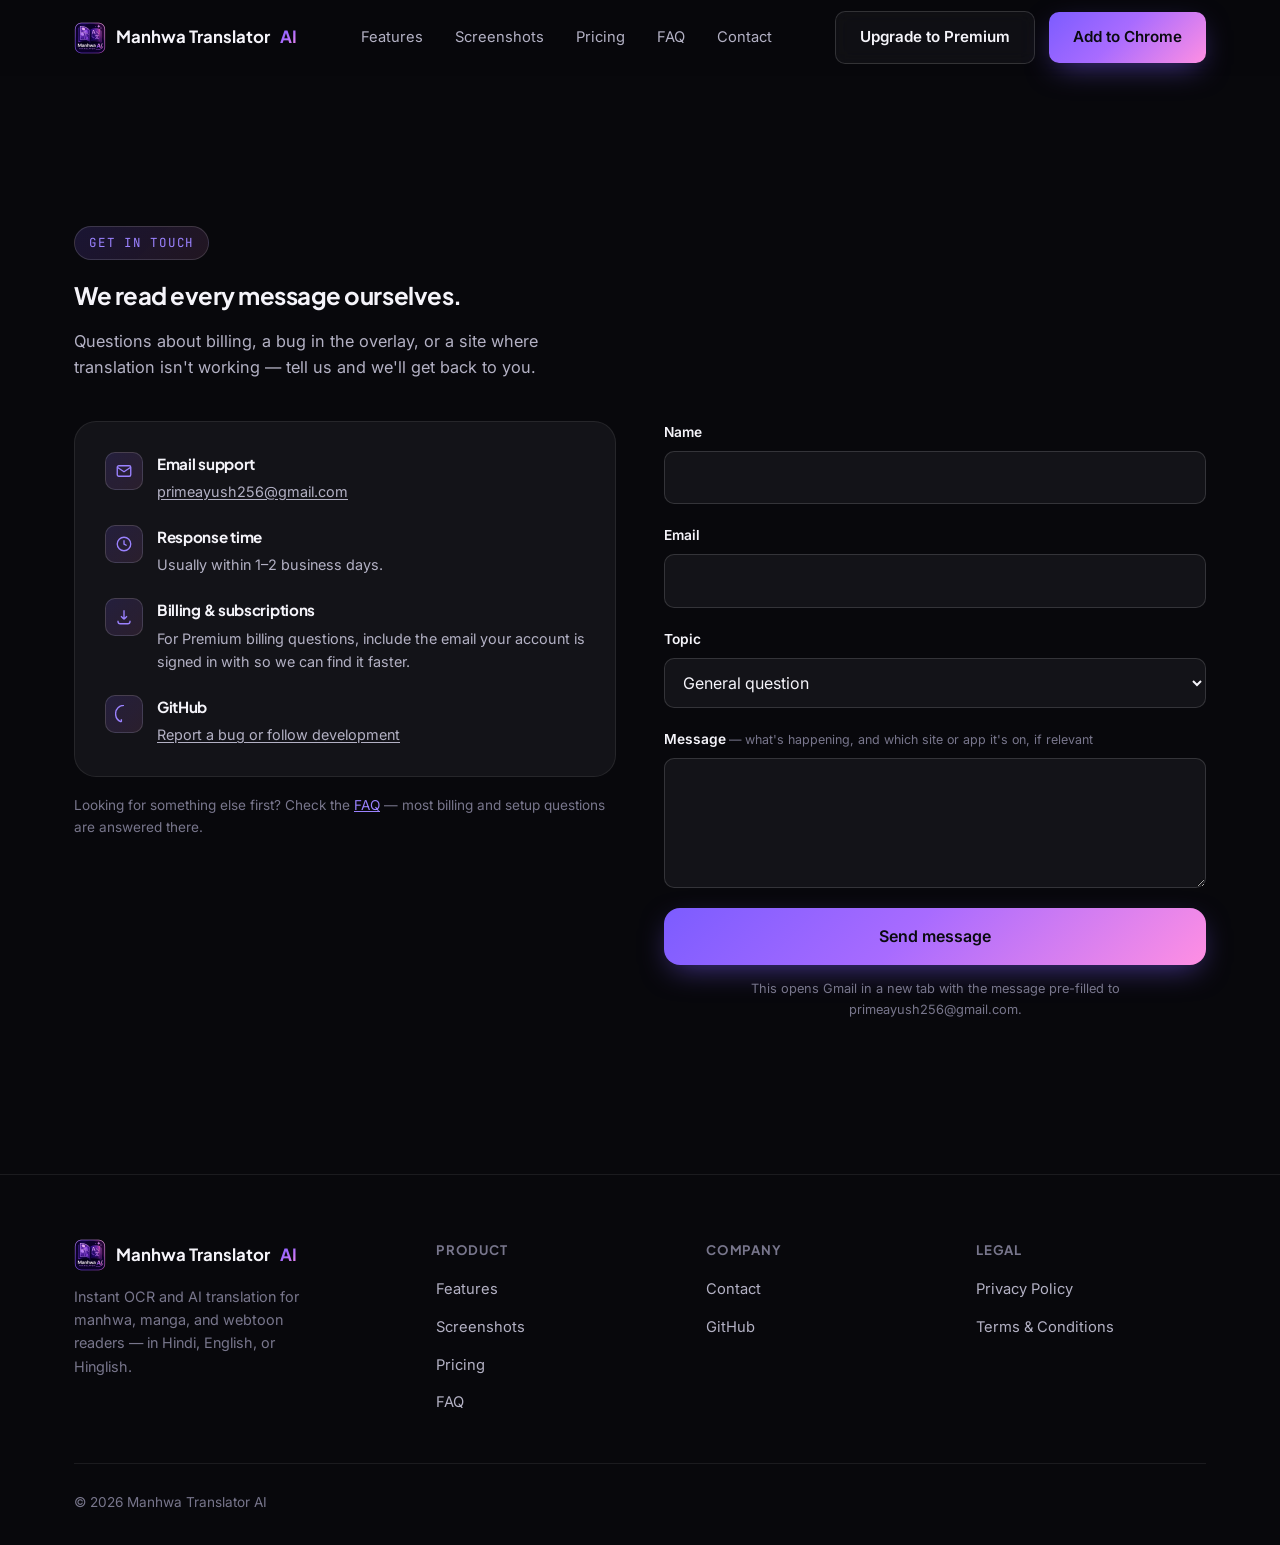
<file: contact.html>
<!DOCTYPE html>
<html lang="en">
<head>
<meta charset="UTF-8">
<meta name="viewport" content="width=device-width, initial-scale=1.0">
<title>Contact — Manhwa Translator AI</title>
<meta name="description" content="Get in touch with the Manhwa Translator AI team — support, billing questions, or feedback on the extension.">
<meta name="theme-color" content="#08080c">
<link rel="canonical" href="https://manhwatranslator.ai/contact.html">
<link rel="icon" type="image/png" sizes="32x32" href="[data-uri]">
<link rel="icon" type="image/png" sizes="192x192" href="[data-uri]">
<link rel="apple-touch-icon" href="[data-uri]">
<link rel="preconnect" href="https://fonts.googleapis.com">
<link rel="preconnect" href="https://fonts.gstatic.com" crossorigin>
<link rel="stylesheet" href="style.css">
</head>
<body>

<a href="#main" class="skip-link">Skip to content</a>

<header class="nav" id="siteNav">
  <div class="container">
    <a href="/" class="brand">
      <span class="brand-logo" aria-hidden="true"></span>
      Manhwa Translator <span class="text-grad">AI</span>
    </a>
    <nav class="nav-links" aria-label="Primary">
      <a href="index.html#features">Features</a>
      <a href="index.html#screenshots">Screenshots</a>
      <a href="index.html#pricing">Pricing</a>
      <a href="index.html#faq">FAQ</a>
      <a href="contact.html">Contact</a>
    </nav>
    <div class="nav-cta">
      <a href="index.html#pricing" class="btn btn-secondary">Upgrade to Premium</a>
      <a href="index.html#install" class="btn btn-primary">Add to Chrome</a>
      <button class="nav-toggle" id="navToggle" aria-label="Open menu" aria-expanded="false" aria-controls="mobilePanel"><span></span></button>
    </div>
  </div>
  <div class="mobile-panel" id="mobilePanel">
    <a href="index.html#features">Features</a>
    <a href="index.html#screenshots">Screenshots</a>
    <a href="index.html#pricing">Pricing</a>
    <a href="index.html#faq">FAQ</a>
    <a href="contact.html">Contact</a>
  </div>
</header>

<main id="main">
  <section class="doc-hero">
    <div class="container">
      <span class="eyebrow">Get in touch</span>
      <h1>We read every message ourselves.</h1>
      <p class="updated" style="font-family:var(--font-body);font-size:1.02rem;color:var(--text-2);max-width:520px">Questions about billing, a bug in the overlay, or a site where translation isn't working — tell us and we'll get back to you.</p>
    </div>
  </section>

  <section class="doc-body" style="padding-top:0">
    <div class="container contact-grid">

      <div>
        <div class="contact-info-card reveal">
          <div class="contact-info-row">
            <div class="ic"><svg viewBox="0 0 24 24" fill="none" stroke="currentColor" stroke-width="1.8"><rect x="3" y="5" width="18" height="14" rx="2"/><path d="m3 7 9 6 9-6"/></svg></div>
            <div>
              <h4>Email support</h4>
              <p><a href="https://mail.google.com/mail/?view=cm&fs=1&to=primeayush256%40gmail.com" target="_blank" rel="noopener">primeayush256@gmail.com</a></p>
            </div>
          </div>
          <div class="contact-info-row">
            <div class="ic"><svg viewBox="0 0 24 24" fill="none" stroke="currentColor" stroke-width="1.8"><circle cx="12" cy="12" r="9"/><path d="M12 7v5l3.5 2"/></svg></div>
            <div>
              <h4>Response time</h4>
              <p>Usually within 1–2 business days.</p>
            </div>
          </div>
          <div class="contact-info-row">
            <div class="ic"><svg viewBox="0 0 24 24" fill="none" stroke="currentColor" stroke-width="1.8"><path d="M12 3v12m0 0-4-4m4 4 4-4"/><path d="M4 17v1a3 3 0 0 0 3 3h10a3 3 0 0 0 3-3v-1"/></svg></div>
            <div>
              <h4>Billing &amp; subscriptions</h4>
              <p>For Premium billing questions, include the email your account is signed in with so we can find it faster.</p>
            </div>
          </div>
          <div class="contact-info-row">
            <div class="ic"><svg viewBox="0 0 24 24" fill="none" stroke="currentColor" stroke-width="1.8"><path d="M12 .5C5.7.5.8 5.4.8 11.7c0 5 3.2 9.3 7.7 10.8"/><path d="M8.5 22.5c0-.6 0-2.2 0-3.5"/></svg></div>
            <div>
              <h4>GitHub</h4>
              <p><a href="https://github.com" target="_blank" rel="noopener">Report a bug or follow development</a></p>
            </div>
          </div>
        </div>
        <p style="color:var(--text-3);font-size:0.85rem;line-height:1.6">Looking for something else first? Check the <a href="index.html#faq" style="color:var(--primary-2);text-decoration:underline">FAQ</a> — most billing and setup questions are answered there.</p>
      </div>

      <div class="reveal">
        <form id="contactForm" novalidate>
          <div class="form-field">
            <label for="name">Name</label>
            <input type="text" id="name" name="name" autocomplete="name" required>
          </div>
          <div class="form-field">
            <label for="email">Email</label>
            <input type="email" id="email" name="email" autocomplete="email" required>
          </div>
          <div class="form-field">
            <label for="topic">Topic</label>
            <select id="topic" name="topic">
              <option>General question</option>
              <option>Billing &amp; subscription</option>
              <option>Bug report</option>
              <option>Feature request</option>
              <option>Something else</option>
            </select>
          </div>
          <div class="form-field">
            <label for="message">Message <span class="hint">— what's happening, and which site or app it's on, if relevant</span></label>
            <textarea id="message" name="message" required></textarea>
          </div>
          <button type="submit" class="btn btn-primary btn-block btn-lg">Send message</button>
          <p class="form-note">This opens Gmail in a new tab with the message pre-filled to primeayush256@gmail.com.</p>
          <p class="form-status" id="formStatus" role="status"></p>
        </form>
      </div>

    </div>
  </section>
</main>

<footer class="footer">
  <div class="container">
    <div class="footer-top">
      <div class="footer-brand">
        <a href="/" class="brand"><span class="brand-logo" aria-hidden="true"></span>Manhwa Translator <span class="text-grad">AI</span></a>
        <p>Instant OCR and AI translation for manhwa, manga, and webtoon readers — in Hindi, English, or Hinglish.</p>
      </div>
      <div class="footer-col">
        <h4>Product</h4>
        <ul>
          <li><a href="index.html#features">Features</a></li>
          <li><a href="index.html#screenshots">Screenshots</a></li>
          <li><a href="index.html#pricing">Pricing</a></li>
          <li><a href="index.html#faq">FAQ</a></li>
        </ul>
      </div>
      <div class="footer-col">
        <h4>Company</h4>
        <ul>
          <li><a href="contact.html">Contact</a></li>
          <li><a href="https://github.com" target="_blank" rel="noopener">GitHub</a></li>
        </ul>
      </div>
      <div class="footer-col">
        <h4>Legal</h4>
        <ul>
          <li><a href="privacy.html">Privacy Policy</a></li>
          <li><a href="terms.html">Terms &amp; Conditions</a></li>
        </ul>
      </div>
    </div>
    <div class="footer-bottom">
      <p>© <span id="year">2026</span> Manhwa Translator AI</p>
    </div>
  </div>
</footer>

<script src="script.js"></script>
</body>
</html>
</file>
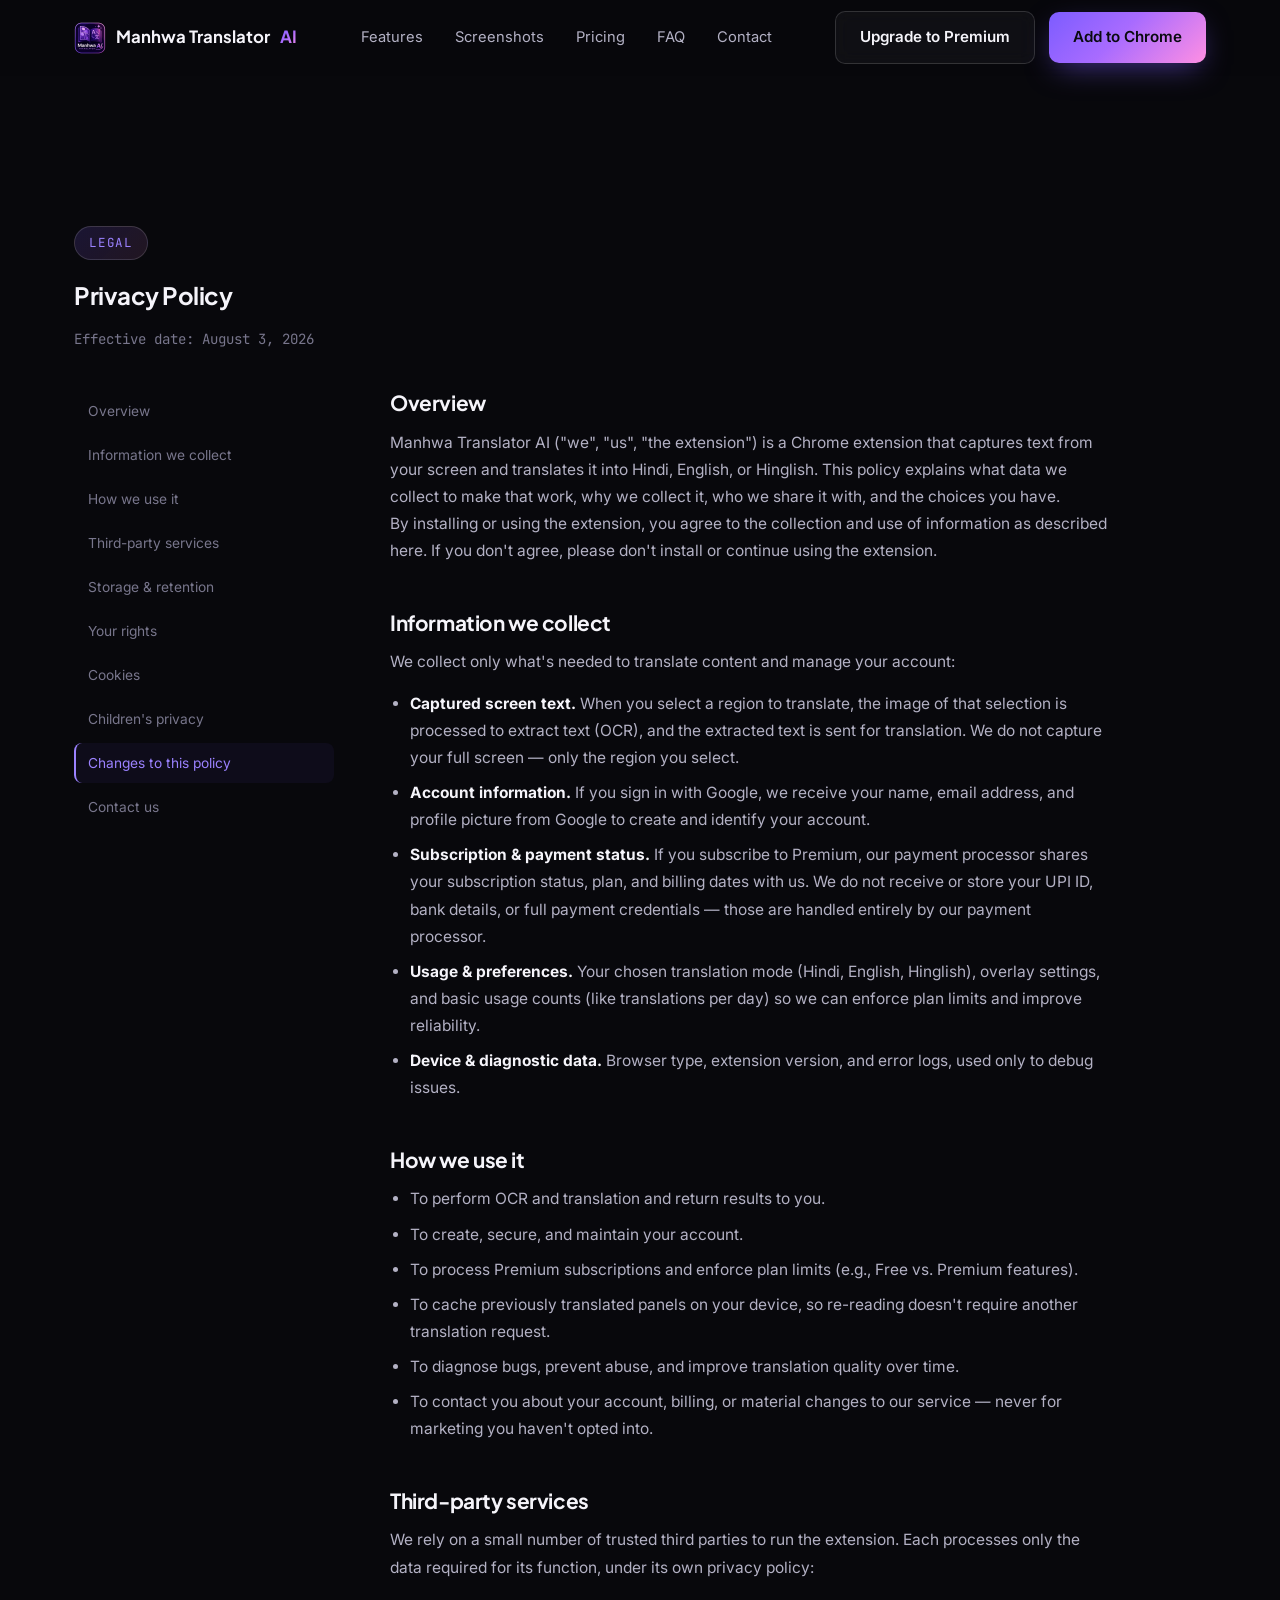
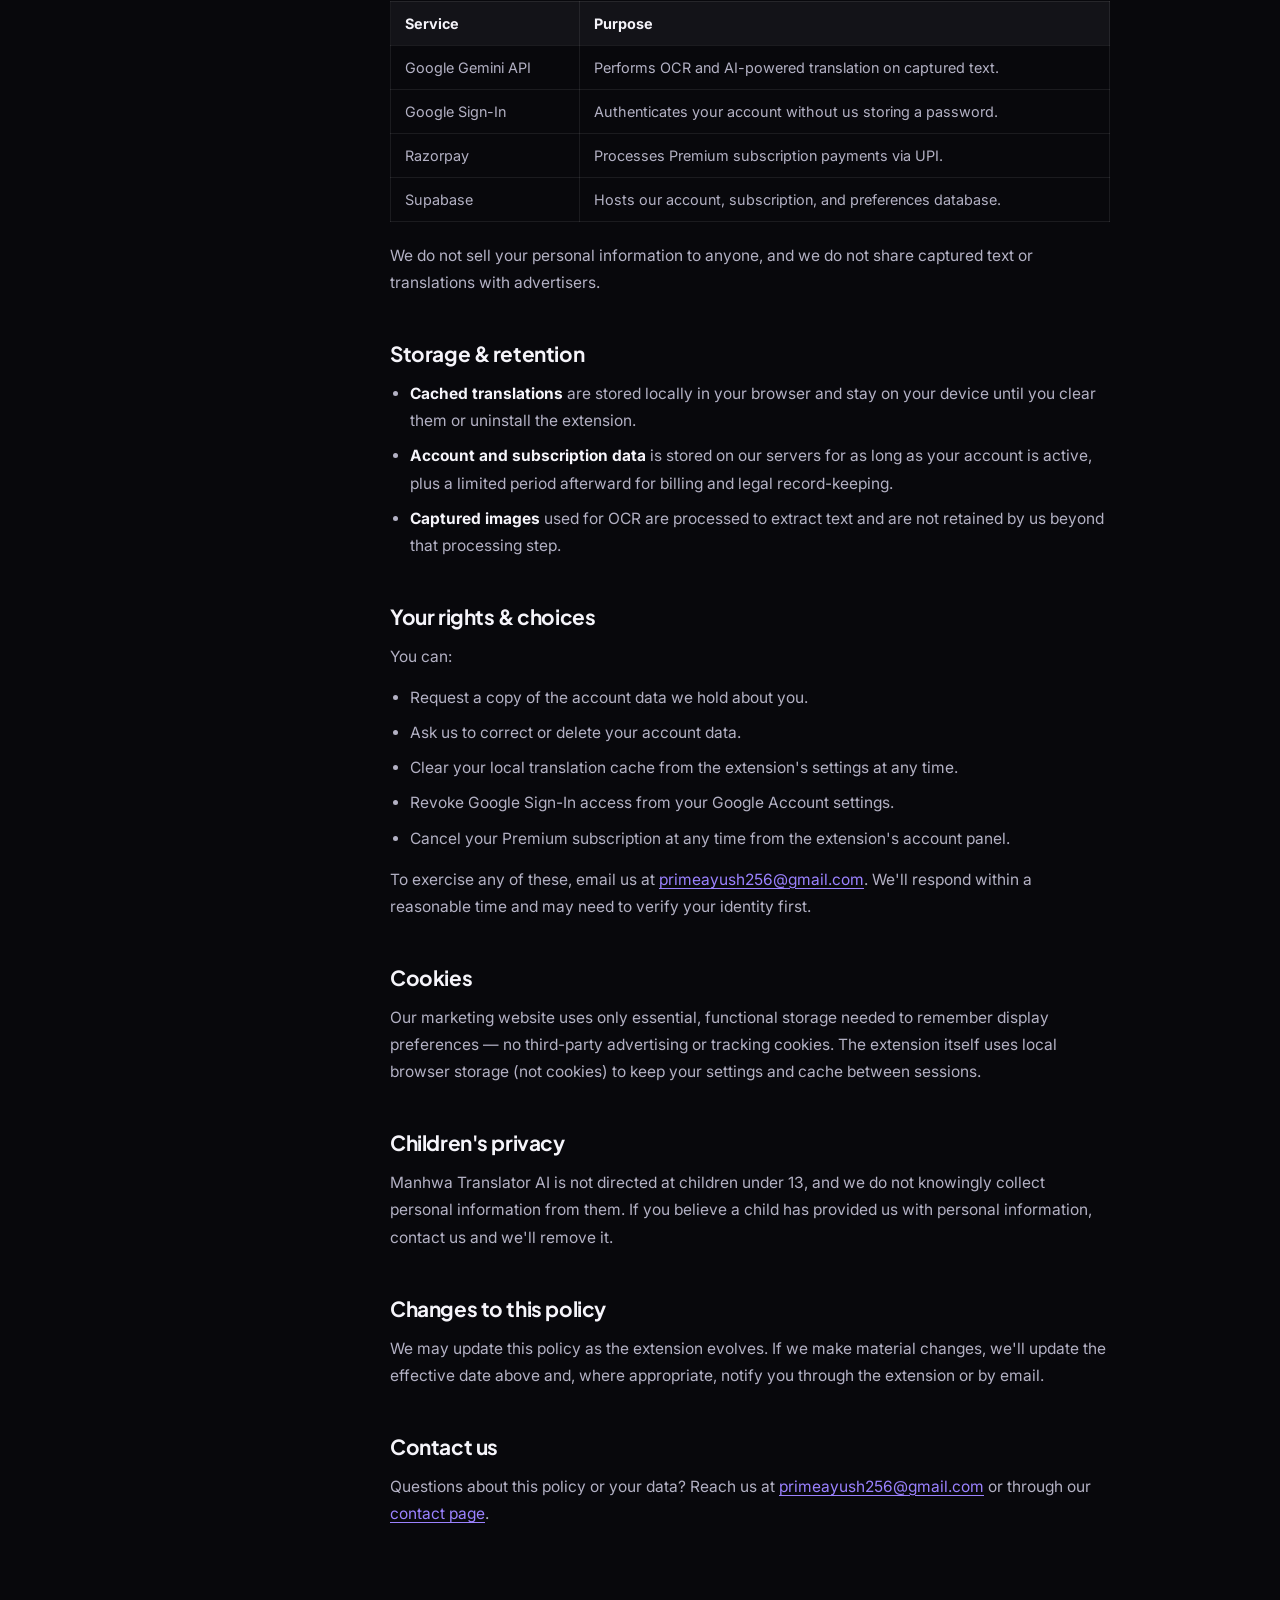
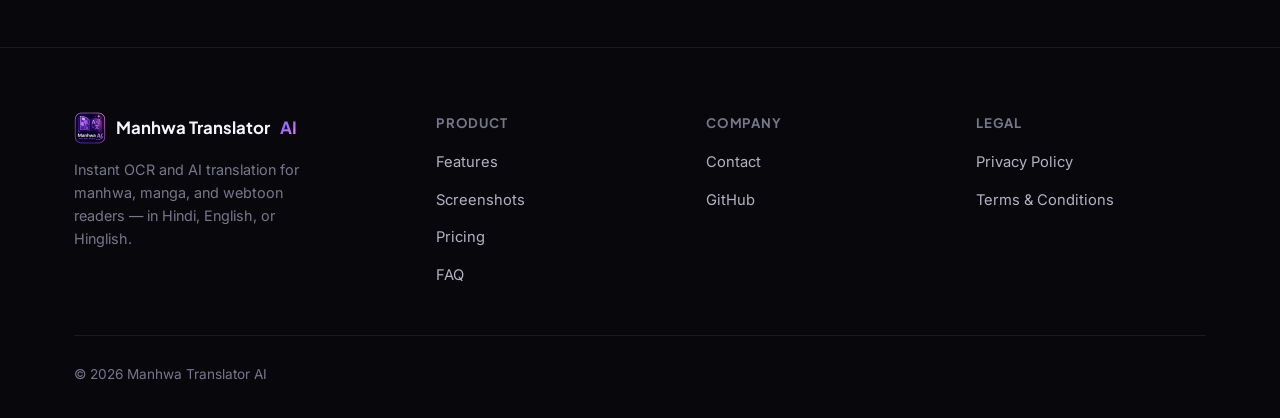
<file: privacy.html>
<!DOCTYPE html>
<html lang="en">
<head>
<meta charset="UTF-8">
<meta name="viewport" content="width=device-width, initial-scale=1.0">
<title>Privacy Policy — Manhwa Translator AI</title>
<meta name="description" content="How Manhwa Translator AI collects, uses, and protects your data — including screen-capture text, account information, and payment details.">
<meta name="theme-color" content="#08080c">
<link rel="canonical" href="https://manhwatranslator.ai/privacy.html">
<link rel="icon" type="image/png" sizes="32x32" href="[data-uri]">
<link rel="icon" type="image/png" sizes="192x192" href="[data-uri]">
<link rel="apple-touch-icon" href="[data-uri]">
<link rel="preconnect" href="https://fonts.googleapis.com">
<link rel="preconnect" href="https://fonts.gstatic.com" crossorigin>
<link rel="stylesheet" href="style.css">
</head>
<body>

<a href="#main" class="skip-link">Skip to content</a>

<header class="nav" id="siteNav">
  <div class="container">
    <a href="/" class="brand">
      <span class="brand-logo" aria-hidden="true"></span>
      Manhwa Translator <span class="text-grad">AI</span>
    </a>
    <nav class="nav-links" aria-label="Primary">
      <a href="index.html#features">Features</a>
      <a href="index.html#screenshots">Screenshots</a>
      <a href="index.html#pricing">Pricing</a>
      <a href="index.html#faq">FAQ</a>
      <a href="contact.html">Contact</a>
    </nav>
    <div class="nav-cta">
      <a href="index.html#pricing" class="btn btn-secondary">Upgrade to Premium</a>
      <a href="index.html#install" class="btn btn-primary">Add to Chrome</a>
      <button class="nav-toggle" id="navToggle" aria-label="Open menu" aria-expanded="false" aria-controls="mobilePanel"><span></span></button>
    </div>
  </div>
  <div class="mobile-panel" id="mobilePanel">
    <a href="index.html#features">Features</a>
    <a href="index.html#screenshots">Screenshots</a>
    <a href="index.html#pricing">Pricing</a>
    <a href="index.html#faq">FAQ</a>
    <a href="contact.html">Contact</a>
  </div>
</header>

<main id="main">
  <section class="doc-hero">
    <div class="container">
      <span class="eyebrow">Legal</span>
      <h1>Privacy Policy</h1>
      <p class="updated">Effective date: August 3, 2026</p>
    </div>
  </section>

  <section class="doc-body">
    <div class="container doc-layout">
      <nav class="doc-toc" aria-label="On this page">
        <a href="#overview">Overview</a>
        <a href="#information-we-collect">Information we collect</a>
        <a href="#how-we-use">How we use it</a>
        <a href="#third-parties">Third-party services</a>
        <a href="#storage">Storage &amp; retention</a>
        <a href="#your-rights">Your rights</a>
        <a href="#cookies">Cookies</a>
        <a href="#children">Children's privacy</a>
        <a href="#changes">Changes to this policy</a>
        <a href="#contact">Contact us</a>
      </nav>

      <div class="doc-content">
        <h2 id="overview">Overview</h2>
        <p>Manhwa Translator AI ("we", "us", "the extension") is a Chrome extension that captures text from your screen and translates it into Hindi, English, or Hinglish. This policy explains what data we collect to make that work, why we collect it, who we share it with, and the choices you have.</p>
        <p>By installing or using the extension, you agree to the collection and use of information as described here. If you don't agree, please don't install or continue using the extension.</p>

        <h2 id="information-we-collect">Information we collect</h2>
        <p>We collect only what's needed to translate content and manage your account:</p>
        <ul>
          <li><strong>Captured screen text.</strong> When you select a region to translate, the image of that selection is processed to extract text (OCR), and the extracted text is sent for translation. We do not capture your full screen — only the region you select.</li>
          <li><strong>Account information.</strong> If you sign in with Google, we receive your name, email address, and profile picture from Google to create and identify your account.</li>
          <li><strong>Subscription &amp; payment status.</strong> If you subscribe to Premium, our payment processor shares your subscription status, plan, and billing dates with us. We do not receive or store your UPI ID, bank details, or full payment credentials — those are handled entirely by our payment processor.</li>
          <li><strong>Usage &amp; preferences.</strong> Your chosen translation mode (Hindi, English, Hinglish), overlay settings, and basic usage counts (like translations per day) so we can enforce plan limits and improve reliability.</li>
          <li><strong>Device &amp; diagnostic data.</strong> Browser type, extension version, and error logs, used only to debug issues.</li>
        </ul>

        <h2 id="how-we-use">How we use it</h2>
        <ul>
          <li>To perform OCR and translation and return results to you.</li>
          <li>To create, secure, and maintain your account.</li>
          <li>To process Premium subscriptions and enforce plan limits (e.g., Free vs. Premium features).</li>
          <li>To cache previously translated panels on your device, so re-reading doesn't require another translation request.</li>
          <li>To diagnose bugs, prevent abuse, and improve translation quality over time.</li>
          <li>To contact you about your account, billing, or material changes to our service — never for marketing you haven't opted into.</li>
        </ul>

        <h2 id="third-parties">Third-party services</h2>
        <p>We rely on a small number of trusted third parties to run the extension. Each processes only the data required for its function, under its own privacy policy:</p>
        <table>
          <thead><tr><th>Service</th><th>Purpose</th></tr></thead>
          <tbody>
            <tr><td>Google Gemini API</td><td>Performs OCR and AI-powered translation on captured text.</td></tr>
            <tr><td>Google Sign-In</td><td>Authenticates your account without us storing a password.</td></tr>
            <tr><td>Razorpay</td><td>Processes Premium subscription payments via UPI.</td></tr>
            <tr><td>Supabase</td><td>Hosts our account, subscription, and preferences database.</td></tr>
          </tbody>
        </table>
        <p>We do not sell your personal information to anyone, and we do not share captured text or translations with advertisers.</p>

        <h2 id="storage">Storage &amp; retention</h2>
        <ul>
          <li><strong>Cached translations</strong> are stored locally in your browser and stay on your device until you clear them or uninstall the extension.</li>
          <li><strong>Account and subscription data</strong> is stored on our servers for as long as your account is active, plus a limited period afterward for billing and legal record-keeping.</li>
          <li><strong>Captured images</strong> used for OCR are processed to extract text and are not retained by us beyond that processing step.</li>
        </ul>

        <h2 id="your-rights">Your rights &amp; choices</h2>
        <p>You can:</p>
        <ul>
          <li>Request a copy of the account data we hold about you.</li>
          <li>Ask us to correct or delete your account data.</li>
          <li>Clear your local translation cache from the extension's settings at any time.</li>
          <li>Revoke Google Sign-In access from your Google Account settings.</li>
          <li>Cancel your Premium subscription at any time from the extension's account panel.</li>
        </ul>
        <p>To exercise any of these, email us at <a href="https://mail.google.com/mail/?view=cm&fs=1&to=primeayush256%40gmail.com" target="_blank" rel="noopener">primeayush256@gmail.com</a>. We'll respond within a reasonable time and may need to verify your identity first.</p>

        <h2 id="cookies">Cookies</h2>
        <p>Our marketing website uses only essential, functional storage needed to remember display preferences — no third-party advertising or tracking cookies. The extension itself uses local browser storage (not cookies) to keep your settings and cache between sessions.</p>

        <h2 id="children">Children's privacy</h2>
        <p>Manhwa Translator AI is not directed at children under 13, and we do not knowingly collect personal information from them. If you believe a child has provided us with personal information, contact us and we'll remove it.</p>

        <h2 id="changes">Changes to this policy</h2>
        <p>We may update this policy as the extension evolves. If we make material changes, we'll update the effective date above and, where appropriate, notify you through the extension or by email.</p>

        <h2 id="contact">Contact us</h2>
        <p>Questions about this policy or your data? Reach us at <a href="https://mail.google.com/mail/?view=cm&fs=1&to=primeayush256%40gmail.com" target="_blank" rel="noopener">primeayush256@gmail.com</a> or through our <a href="contact.html">contact page</a>.</p>
      </div>
    </div>
  </section>
</main>

<footer class="footer">
  <div class="container">
    <div class="footer-top">
      <div class="footer-brand">
        <a href="/" class="brand"><span class="brand-logo" aria-hidden="true"></span>Manhwa Translator <span class="text-grad">AI</span></a>
        <p>Instant OCR and AI translation for manhwa, manga, and webtoon readers — in Hindi, English, or Hinglish.</p>
      </div>
      <div class="footer-col">
        <h4>Product</h4>
        <ul>
          <li><a href="index.html#features">Features</a></li>
          <li><a href="index.html#screenshots">Screenshots</a></li>
          <li><a href="index.html#pricing">Pricing</a></li>
          <li><a href="index.html#faq">FAQ</a></li>
        </ul>
      </div>
      <div class="footer-col">
        <h4>Company</h4>
        <ul>
          <li><a href="contact.html">Contact</a></li>
          <li><a href="https://github.com" target="_blank" rel="noopener">GitHub</a></li>
        </ul>
      </div>
      <div class="footer-col">
        <h4>Legal</h4>
        <ul>
          <li><a href="privacy.html">Privacy Policy</a></li>
          <li><a href="terms.html">Terms &amp; Conditions</a></li>
        </ul>
      </div>
    </div>
    <div class="footer-bottom">
      <p>© <span id="year">2026</span> Manhwa Translator AI</p>
    </div>
  </div>
</footer>

<script src="script.js"></script>
</body>
</html>
</file>
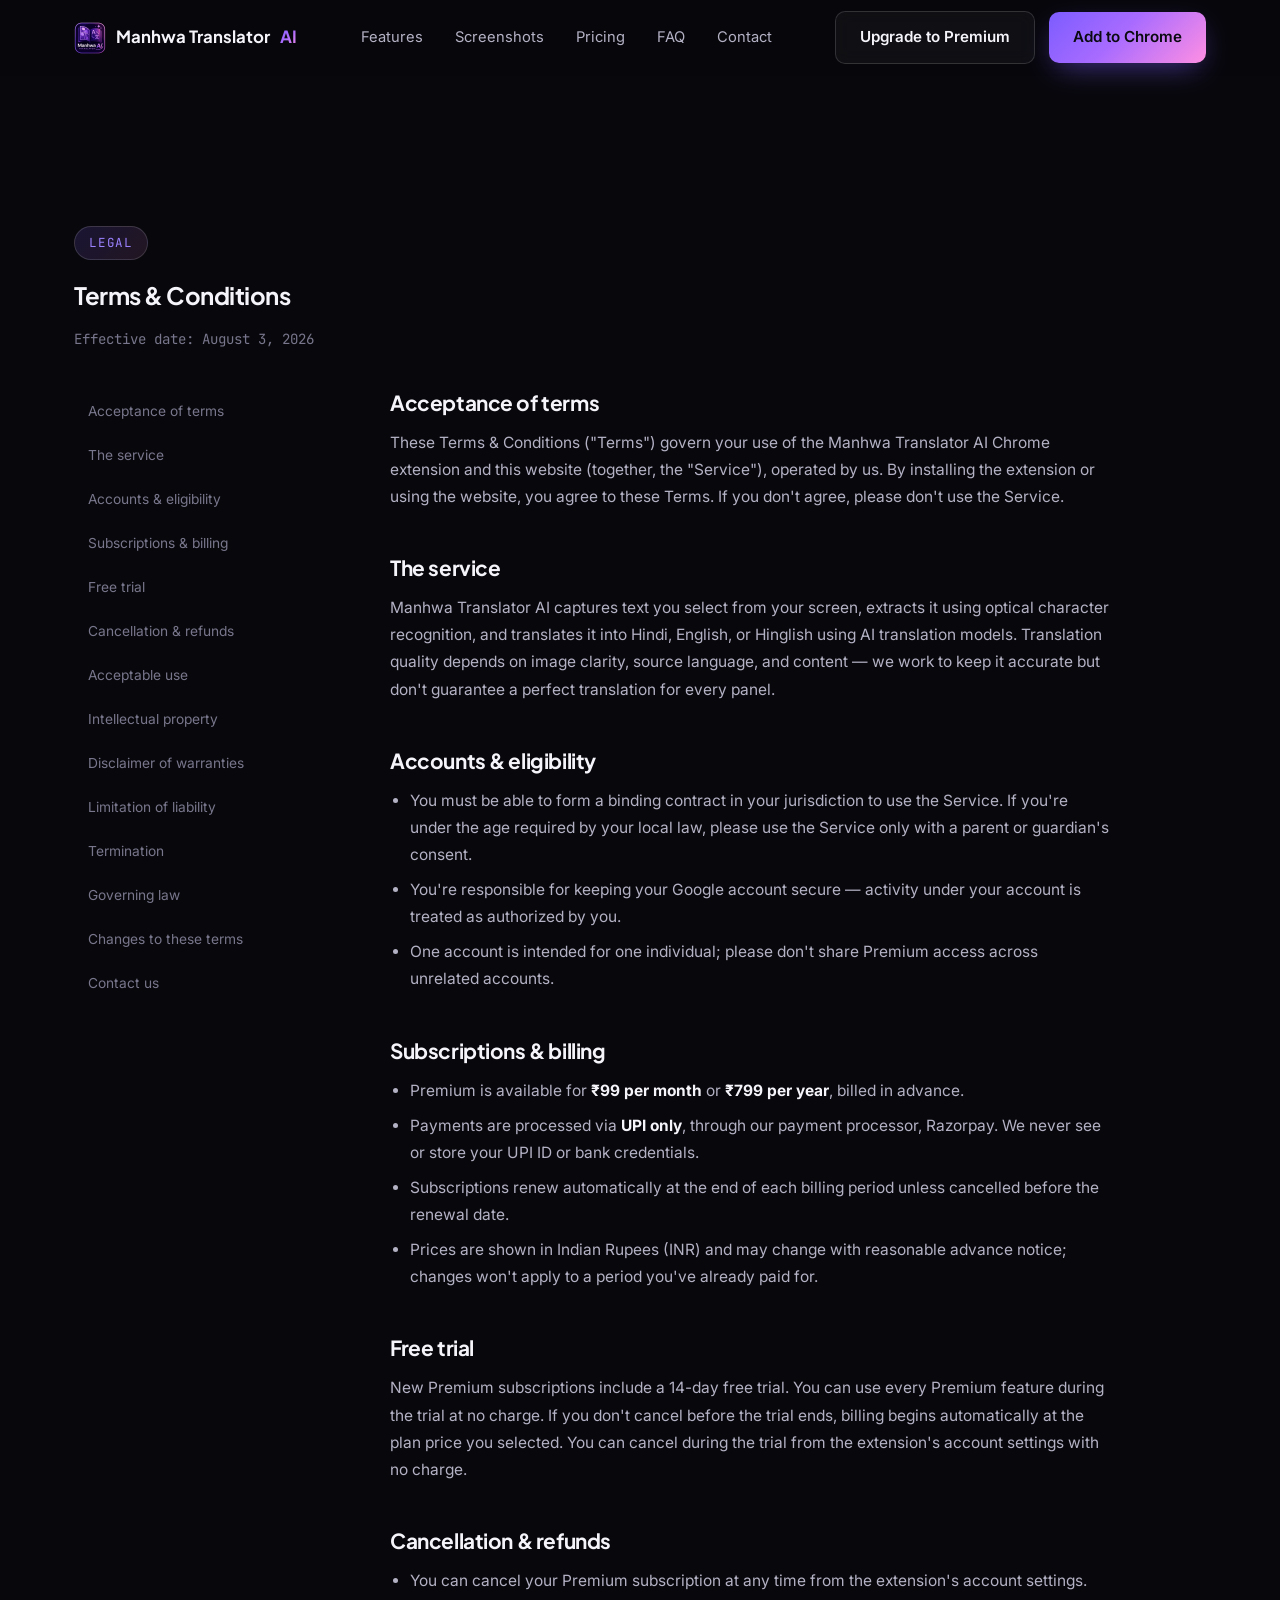
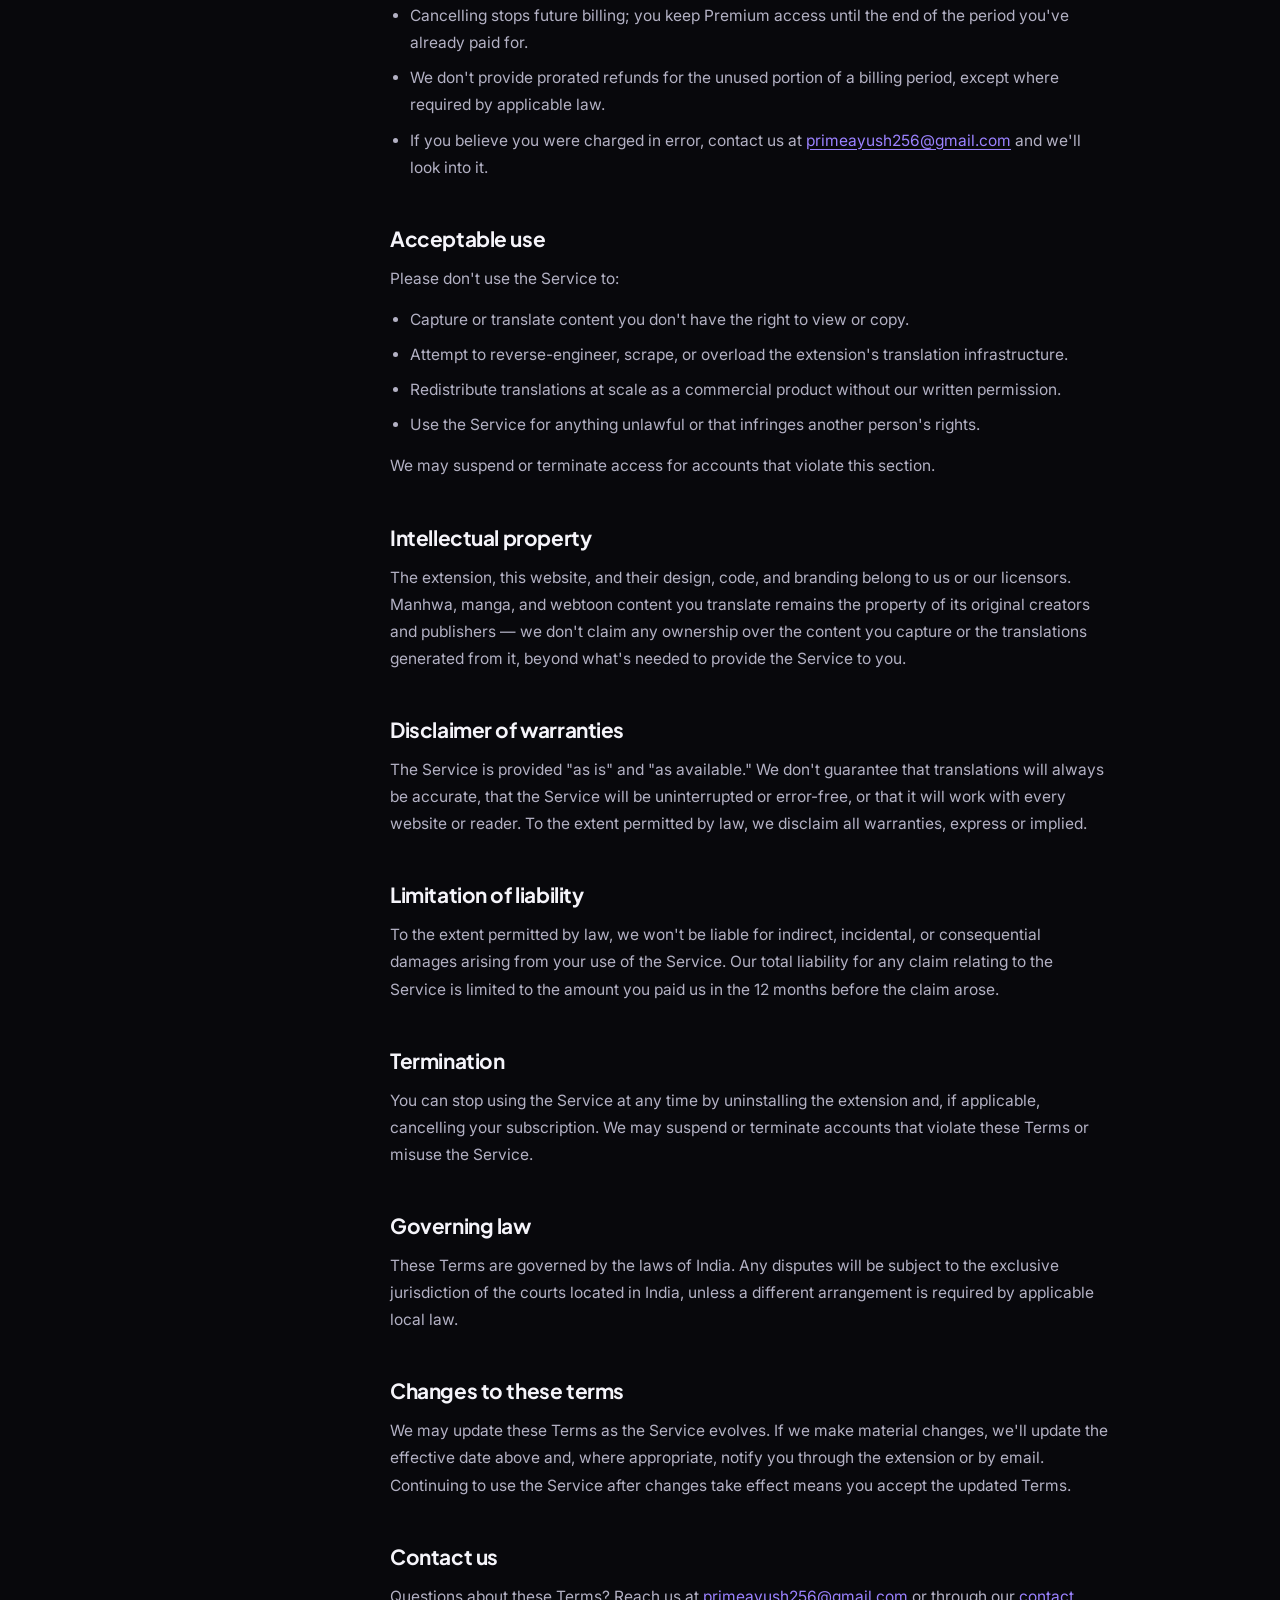
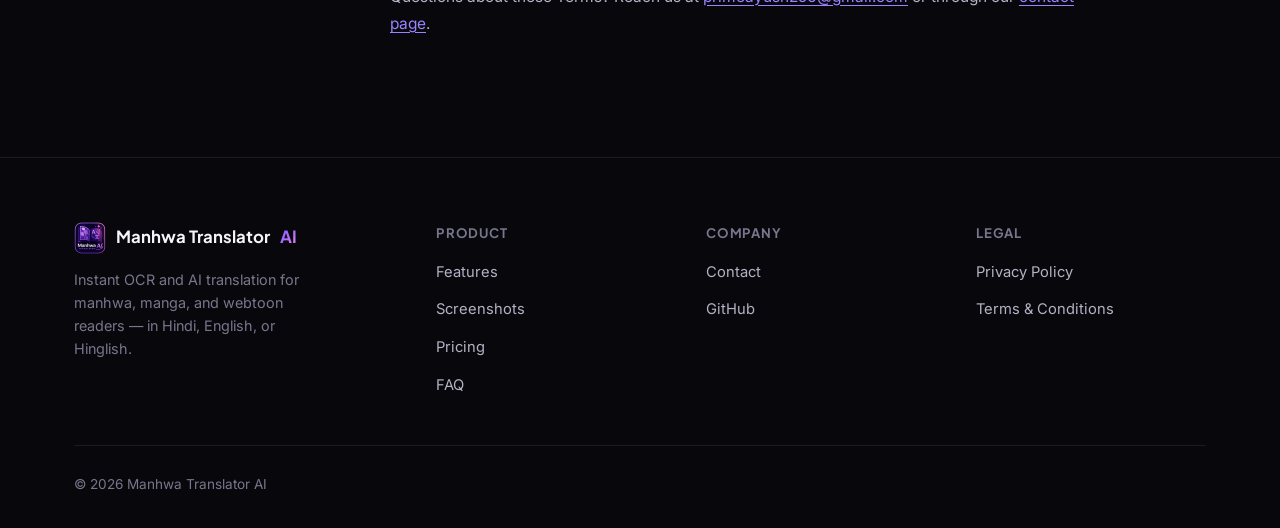
<file: terms.html>
<!DOCTYPE html>
<html lang="en">
<head>
<meta charset="UTF-8">
<meta name="viewport" content="width=device-width, initial-scale=1.0">
<title>Terms &amp; Conditions — Manhwa Translator AI</title>
<meta name="description" content="The terms that govern your use of Manhwa Translator AI, including subscription billing, free trials, cancellations, and refunds.">
<meta name="theme-color" content="#08080c">
<link rel="canonical" href="https://manhwatranslator.ai/terms.html">
<link rel="icon" type="image/png" sizes="32x32" href="[data-uri]">
<link rel="icon" type="image/png" sizes="192x192" href="[data-uri]">
<link rel="apple-touch-icon" href="[data-uri]">
<link rel="preconnect" href="https://fonts.googleapis.com">
<link rel="preconnect" href="https://fonts.gstatic.com" crossorigin>
<link rel="stylesheet" href="style.css">
</head>
<body>

<a href="#main" class="skip-link">Skip to content</a>

<header class="nav" id="siteNav">
  <div class="container">
    <a href="/" class="brand">
      <span class="brand-logo" aria-hidden="true"></span>
      Manhwa Translator <span class="text-grad">AI</span>
    </a>
    <nav class="nav-links" aria-label="Primary">
      <a href="index.html#features">Features</a>
      <a href="index.html#screenshots">Screenshots</a>
      <a href="index.html#pricing">Pricing</a>
      <a href="index.html#faq">FAQ</a>
      <a href="contact.html">Contact</a>
    </nav>
    <div class="nav-cta">
      <a href="index.html#pricing" class="btn btn-secondary">Upgrade to Premium</a>
      <a href="index.html#install" class="btn btn-primary">Add to Chrome</a>
      <button class="nav-toggle" id="navToggle" aria-label="Open menu" aria-expanded="false" aria-controls="mobilePanel"><span></span></button>
    </div>
  </div>
  <div class="mobile-panel" id="mobilePanel">
    <a href="index.html#features">Features</a>
    <a href="index.html#screenshots">Screenshots</a>
    <a href="index.html#pricing">Pricing</a>
    <a href="index.html#faq">FAQ</a>
    <a href="contact.html">Contact</a>
  </div>
</header>

<main id="main">
  <section class="doc-hero">
    <div class="container">
      <span class="eyebrow">Legal</span>
      <h1>Terms &amp; Conditions</h1>
      <p class="updated">Effective date: August 3, 2026</p>
    </div>
  </section>

  <section class="doc-body">
    <div class="container doc-layout">
      <nav class="doc-toc" aria-label="On this page">
        <a href="#acceptance">Acceptance of terms</a>
        <a href="#service">The service</a>
        <a href="#accounts">Accounts &amp; eligibility</a>
        <a href="#billing">Subscriptions &amp; billing</a>
        <a href="#trial">Free trial</a>
        <a href="#cancellation">Cancellation &amp; refunds</a>
        <a href="#acceptable-use">Acceptable use</a>
        <a href="#ip">Intellectual property</a>
        <a href="#warranty">Disclaimer of warranties</a>
        <a href="#liability">Limitation of liability</a>
        <a href="#termination">Termination</a>
        <a href="#law">Governing law</a>
        <a href="#changes">Changes to these terms</a>
        <a href="#contact">Contact us</a>
      </nav>

      <div class="doc-content">
        <h2 id="acceptance">Acceptance of terms</h2>
        <p>These Terms &amp; Conditions ("Terms") govern your use of the Manhwa Translator AI Chrome extension and this website (together, the "Service"), operated by us. By installing the extension or using the website, you agree to these Terms. If you don't agree, please don't use the Service.</p>

        <h2 id="service">The service</h2>
        <p>Manhwa Translator AI captures text you select from your screen, extracts it using optical character recognition, and translates it into Hindi, English, or Hinglish using AI translation models. Translation quality depends on image clarity, source language, and content — we work to keep it accurate but don't guarantee a perfect translation for every panel.</p>

        <h2 id="accounts">Accounts &amp; eligibility</h2>
        <ul>
          <li>You must be able to form a binding contract in your jurisdiction to use the Service. If you're under the age required by your local law, please use the Service only with a parent or guardian's consent.</li>
          <li>You're responsible for keeping your Google account secure — activity under your account is treated as authorized by you.</li>
          <li>One account is intended for one individual; please don't share Premium access across unrelated accounts.</li>
        </ul>

        <h2 id="billing">Subscriptions &amp; billing</h2>
        <ul>
          <li>Premium is available for <strong>₹99 per month</strong> or <strong>₹799 per year</strong>, billed in advance.</li>
          <li>Payments are processed via <strong>UPI only</strong>, through our payment processor, Razorpay. We never see or store your UPI ID or bank credentials.</li>
          <li>Subscriptions renew automatically at the end of each billing period unless cancelled before the renewal date.</li>
          <li>Prices are shown in Indian Rupees (INR) and may change with reasonable advance notice; changes won't apply to a period you've already paid for.</li>
        </ul>

        <h2 id="trial">Free trial</h2>
        <p>New Premium subscriptions include a 14-day free trial. You can use every Premium feature during the trial at no charge. If you don't cancel before the trial ends, billing begins automatically at the plan price you selected. You can cancel during the trial from the extension's account settings with no charge.</p>

        <h2 id="cancellation">Cancellation &amp; refunds</h2>
        <ul>
          <li>You can cancel your Premium subscription at any time from the extension's account settings.</li>
          <li>Cancelling stops future billing; you keep Premium access until the end of the period you've already paid for.</li>
          <li>We don't provide prorated refunds for the unused portion of a billing period, except where required by applicable law.</li>
          <li>If you believe you were charged in error, contact us at <a href="https://mail.google.com/mail/?view=cm&fs=1&to=primeayush256%40gmail.com" target="_blank" rel="noopener">primeayush256@gmail.com</a> and we'll look into it.</li>
        </ul>

        <h2 id="acceptable-use">Acceptable use</h2>
        <p>Please don't use the Service to:</p>
        <ul>
          <li>Capture or translate content you don't have the right to view or copy.</li>
          <li>Attempt to reverse-engineer, scrape, or overload the extension's translation infrastructure.</li>
          <li>Redistribute translations at scale as a commercial product without our written permission.</li>
          <li>Use the Service for anything unlawful or that infringes another person's rights.</li>
        </ul>
        <p>We may suspend or terminate access for accounts that violate this section.</p>

        <h2 id="ip">Intellectual property</h2>
        <p>The extension, this website, and their design, code, and branding belong to us or our licensors. Manhwa, manga, and webtoon content you translate remains the property of its original creators and publishers — we don't claim any ownership over the content you capture or the translations generated from it, beyond what's needed to provide the Service to you.</p>

        <h2 id="warranty">Disclaimer of warranties</h2>
        <p>The Service is provided "as is" and "as available." We don't guarantee that translations will always be accurate, that the Service will be uninterrupted or error-free, or that it will work with every website or reader. To the extent permitted by law, we disclaim all warranties, express or implied.</p>

        <h2 id="liability">Limitation of liability</h2>
        <p>To the extent permitted by law, we won't be liable for indirect, incidental, or consequential damages arising from your use of the Service. Our total liability for any claim relating to the Service is limited to the amount you paid us in the 12 months before the claim arose.</p>

        <h2 id="termination">Termination</h2>
        <p>You can stop using the Service at any time by uninstalling the extension and, if applicable, cancelling your subscription. We may suspend or terminate accounts that violate these Terms or misuse the Service.</p>

        <h2 id="law">Governing law</h2>
        <p>These Terms are governed by the laws of India. Any disputes will be subject to the exclusive jurisdiction of the courts located in India, unless a different arrangement is required by applicable local law.</p>

        <h2 id="changes">Changes to these terms</h2>
        <p>We may update these Terms as the Service evolves. If we make material changes, we'll update the effective date above and, where appropriate, notify you through the extension or by email. Continuing to use the Service after changes take effect means you accept the updated Terms.</p>

        <h2 id="contact">Contact us</h2>
        <p>Questions about these Terms? Reach us at <a href="https://mail.google.com/mail/?view=cm&fs=1&to=primeayush256%40gmail.com" target="_blank" rel="noopener">primeayush256@gmail.com</a> or through our <a href="contact.html">contact page</a>.</p>
      </div>
    </div>
  </section>
</main>

<footer class="footer">
  <div class="container">
    <div class="footer-top">
      <div class="footer-brand">
        <a href="/" class="brand"><span class="brand-logo" aria-hidden="true"></span>Manhwa Translator <span class="text-grad">AI</span></a>
        <p>Instant OCR and AI translation for manhwa, manga, and webtoon readers — in Hindi, English, or Hinglish.</p>
      </div>
      <div class="footer-col">
        <h4>Product</h4>
        <ul>
          <li><a href="index.html#features">Features</a></li>
          <li><a href="index.html#screenshots">Screenshots</a></li>
          <li><a href="index.html#pricing">Pricing</a></li>
          <li><a href="index.html#faq">FAQ</a></li>
        </ul>
      </div>
      <div class="footer-col">
        <h4>Company</h4>
        <ul>
          <li><a href="contact.html">Contact</a></li>
          <li><a href="https://github.com" target="_blank" rel="noopener">GitHub</a></li>
        </ul>
      </div>
      <div class="footer-col">
        <h4>Legal</h4>
        <ul>
          <li><a href="privacy.html">Privacy Policy</a></li>
          <li><a href="terms.html">Terms &amp; Conditions</a></li>
        </ul>
      </div>
    </div>
    <div class="footer-bottom">
      <p>© <span id="year">2026</span> Manhwa Translator AI</p>
    </div>
  </div>
</footer>

<script src="script.js"></script>
</body>
</html>
</file>
<file: style.css>
/* =========================================================================
   Manhwa Translator AI — Marketing Site Stylesheet
   Design tokens, base styles, components, sections, responsive rules.
   ========================================================================= */

/* ---------- Fonts ---------- */
@import url('https://fonts.googleapis.com/css2?family=Plus+Jakarta+Sans:wght@500;600;700;800&family=Inter:wght@400;500;600;700&family=JetBrains+Mono:wght@400;500&display=swap');

/* ---------- Design tokens ---------- */
:root{
  /* Surfaces */
  --bg:            #08080c;
  --bg-soft:       #0c0c12;
  --surface:       #131318;
  --surface-2:     #17171f;
  --border:        rgba(255,255,255,0.08);
  --border-strong: rgba(255,255,255,0.14);

  /* Brand */
  --primary:       #7c5cff;
  --primary-2:     #9b82ff;
  --primary-dim:   #5b3fe0;
  --grad-brand:    linear-gradient(135deg, #7c5cff 0%, #a86bff 45%, #ff8fe3 100%);
  --grad-brand-soft: linear-gradient(135deg, rgba(124,92,255,0.16), rgba(255,143,227,0.10));

  /* Signature accent — used sparingly for the "live scan / translated" moment */
  --scan:          #29f0c8;
  --scan-dim:      rgba(41,240,200,0.14);

  /* Text */
  --text-1:        #f5f4fa;
  --text-2:        #b3b1c4;
  --text-3:        #78768c;

  /* Feedback */
  --danger:        #ff6b6b;

  /* Radii */
  --r-sm: 10px;
  --r-md: 16px;
  --r-lg: 22px;
  --r-xl: 28px;

  /* Shadows */
  --shadow-glow:  0 0 0 1px var(--border), 0 20px 60px -20px rgba(124,92,255,0.35);
  --shadow-card:  0 1px 0 rgba(255,255,255,0.04) inset, 0 10px 30px -14px rgba(0,0,0,0.6);
  --shadow-pop:   0 30px 80px -24px rgba(0,0,0,0.7);

  /* Type */
  --font-display: 'Plus Jakarta Sans', 'Inter', -apple-system, BlinkMacSystemFont, sans-serif;
  --font-body:    'Inter', -apple-system, BlinkMacSystemFont, sans-serif;
  --font-mono:    'JetBrains Mono', ui-monospace, SFMono-Regular, monospace;

  /* Layout */
  --container: 1180px;
  --nav-h: 76px;
}

/* ---------- Reset ---------- */
*, *::before, *::after{ box-sizing: border-box; }
html{ scroll-behavior: smooth; }
@media (prefers-reduced-motion: reduce){
  html{ scroll-behavior: auto; }
  *, *::before, *::after{
    animation-duration: 0.001ms !important;
    animation-iteration-count: 1 !important;
    transition-duration: 0.001ms !important;
    scroll-behavior: auto !important;
  }
}

body{
  margin: 0;
  background: var(--bg);
  color: var(--text-1);
  font-family: var(--font-body);
  font-size: 16px;
  line-height: 1.6;
  -webkit-font-smoothing: antialiased;
  text-rendering: optimizeLegibility;
  overflow-x: hidden;
}

img{ max-width: 100%; display: block; }
a{ color: inherit; text-decoration: none; }
button{ font: inherit; color: inherit; background: none; border: none; cursor: pointer; }
ul{ margin: 0; padding: 0; list-style: none; }
h1,h2,h3,h4,p{ margin: 0; }
input, textarea, select{ font: inherit; color: inherit; }

:focus-visible{
  outline: 2px solid var(--primary-2);
  outline-offset: 3px;
  border-radius: 6px;
}

.skip-link{
  position: absolute;
  left: 12px; top: -60px;
  background: var(--surface-2);
  color: var(--text-1);
  padding: 10px 16px;
  border-radius: var(--r-sm);
  border: 1px solid var(--border-strong);
  z-index: 999;
  transition: top .2s ease;
}
.skip-link:focus{ top: 12px; }

/* ---------- Layout helpers ---------- */
.container{
  width: 100%;
  max-width: var(--container);
  margin-inline: auto;
  padding-inline: 24px;
}
.eyebrow{
  display: inline-flex;
  align-items: center;
  gap: 8px;
  font-family: var(--font-mono);
  font-size: 12.5px;
  letter-spacing: 0.06em;
  text-transform: uppercase;
  color: var(--primary-2);
  background: var(--grad-brand-soft);
  border: 1px solid var(--border-strong);
  padding: 6px 14px;
  border-radius: 999px;
}
.eyebrow .dot{
  width: 6px; height: 6px; border-radius: 50%;
  background: var(--scan);
  box-shadow: 0 0 8px var(--scan);
}
.section{ padding: 120px 0; position: relative; }
.section-head{
  max-width: 640px;
  margin: 0 0 56px;
}
.section-head.center{ margin-inline: auto; text-align: center; }
h1, h2, h3, h4{ font-family: var(--font-display); font-weight: 700; letter-spacing: -0.02em; }
h2{ font-size: clamp(2rem, 3.4vw, 2.75rem); line-height: 1.15; margin-top: 14px; }
h3{ font-size: 1.2rem; line-height: 1.3; }
.section-head p{ color: var(--text-2); font-size: 1.05rem; margin-top: 14px; }

.text-grad{
  background: var(--grad-brand);
  -webkit-background-clip: text;
  background-clip: text;
  color: transparent;
}

.visually-hidden{
  position: absolute; width: 1px; height: 1px;
  overflow: hidden; clip: rect(0,0,0,0); white-space: nowrap;
}

/* Ambient floating gradient blobs used behind hero / CTA */
.blob-field{ position: absolute; inset: 0; overflow: hidden; z-index: 0; pointer-events: none; }
.blob{
  position: absolute;
  border-radius: 50%;
  filter: blur(90px);
  opacity: 0.55;
  will-change: transform;
}
.blob--a{ width: 520px; height: 520px; background: #6a4bff; top: -180px; left: -120px; animation: float-a 22s ease-in-out infinite; }
.blob--b{ width: 460px; height: 460px; background: #ff8fe3; top: 40px; right: -160px; opacity: 0.35; animation: float-b 26s ease-in-out infinite; }
.blob--c{ width: 380px; height: 380px; background: #29f0c8; bottom: -200px; left: 30%; opacity: 0.18; animation: float-c 30s ease-in-out infinite; }

@keyframes float-a{
  0%,100%{ transform: translate(0,0) scale(1); }
  50%{ transform: translate(40px,60px) scale(1.08); }
}
@keyframes float-b{
  0%,100%{ transform: translate(0,0) scale(1); }
  50%{ transform: translate(-50px,40px) scale(0.95); }
}
@keyframes float-c{
  0%,100%{ transform: translate(0,0) scale(1); }
  50%{ transform: translate(30px,-40px) scale(1.12); }
}

/* ---------- Buttons ---------- */
.btn{
  display: inline-flex;
  align-items: center;
  justify-content: center;
  gap: 8px;
  padding: 13px 24px;
  border-radius: var(--r-sm);
  font-weight: 600;
  font-size: 0.95rem;
  transition: transform .18s ease, box-shadow .18s ease, background-color .18s ease, border-color .18s ease;
  white-space: nowrap;
}
.btn:active{ transform: translateY(1px); }
.btn-primary{
  background: var(--grad-brand);
  color: #0a0a10;
  box-shadow: 0 10px 30px -8px rgba(124,92,255,0.55);
}
.btn-primary:hover{ box-shadow: 0 14px 38px -6px rgba(124,92,255,0.7); transform: translateY(-1px); }
.btn-secondary{
  background: rgba(255,255,255,0.04);
  border: 1px solid var(--border-strong);
  color: var(--text-1);
  backdrop-filter: blur(8px);
}
.btn-secondary:hover{ background: rgba(255,255,255,0.08); border-color: rgba(255,255,255,0.24); }
.btn-ghost{
  color: var(--text-2);
  padding: 8px 4px;
}
.btn-ghost:hover{ color: var(--text-1); }
.btn-lg{ padding: 16px 30px; font-size: 1rem; border-radius: var(--r-md); }
.btn-block{ width: 100%; }
.btn svg{ width: 18px; height: 18px; flex-shrink: 0; }

/* ---------- Navbar ---------- */
.nav{
  position: sticky;
  top: 0;
  z-index: 100;
  height: var(--nav-h);
  display: flex;
  align-items: center;
  background: rgba(8,8,12,0.7);
  backdrop-filter: blur(14px) saturate(140%);
  border-bottom: 1px solid transparent;
  transition: border-color .25s ease, background-color .25s ease;
}
.nav.is-scrolled{
  border-bottom-color: var(--border);
  background: rgba(8,8,12,0.86);
}
.nav .container{ display: flex; align-items: center; justify-content: space-between; gap: 24px; }
.brand{ display: flex; align-items: center; gap: 10px; font-family: var(--font-display); font-weight: 700; font-size: 1.05rem; }
.brand-logo{
  display: inline-block;
  width: 32px;
  height: 32px;
  flex-shrink: 0;
  background-image: url("[data-uri]");
  background-size: contain;
  background-repeat: no-repeat;
  background-position: center;
}
.nav-links{ display: flex; align-items: center; gap: 32px; }
.nav-links a{ font-size: 0.92rem; color: var(--text-2); transition: color .15s ease; }
.nav-links a:hover{ color: var(--text-1); }
.nav-cta{ display: flex; align-items: center; gap: 14px; }
.nav-toggle{
  display: none;
  width: 40px; height: 40px;
  align-items: center; justify-content: center;
  border-radius: var(--r-sm);
  border: 1px solid var(--border);
}
.nav-toggle span, .nav-toggle::before, .nav-toggle::after{
  content: ''; display: block; width: 18px; height: 2px; background: var(--text-1); border-radius: 2px;
  transition: transform .25s ease, opacity .25s ease;
}
.nav-toggle::before{ transform: translateY(-6px); }
.nav-toggle::after{ transform: translateY(6px); }
.nav-toggle.is-open span{ opacity: 0; }
.nav-toggle.is-open::before{ transform: rotate(45deg); }
.nav-toggle.is-open::after{ transform: rotate(-45deg); }

.mobile-panel{
  position: fixed;
  inset: var(--nav-h) 0 0 0;
  background: rgba(8,8,12,0.98);
  backdrop-filter: blur(16px);
  z-index: 90;
  padding: 28px 24px;
  display: none;
  flex-direction: column;
  gap: 4px;
}
.mobile-panel.is-open{ display: flex; }
.mobile-panel a{
  padding: 16px 6px;
  font-size: 1.15rem;
  font-family: var(--font-display);
  font-weight: 600;
  border-bottom: 1px solid var(--border);
}
.mobile-panel .nav-cta{ margin-top: 20px; flex-direction: column; align-items: stretch; }

/* ---------- Hero ---------- */
.hero{
  position: relative;
  padding: 100px 0 60px;
  overflow: hidden;
}
.hero .container{
  position: relative;
  z-index: 2;
  display: grid;
  grid-template-columns: 1.05fr 0.95fr;
  gap: 56px;
  align-items: center;
}
.hero-copy h1{
  font-size: clamp(2.5rem, 4.6vw, 3.6rem);
  line-height: 1.08;
  margin-top: 20px;
}
.hero-copy p{
  color: var(--text-2);
  font-size: 1.12rem;
  line-height: 1.65;
  max-width: 520px;
  margin-top: 20px;
}
.hero-actions{ display: flex; align-items: center; gap: 16px; margin-top: 34px; flex-wrap: wrap; }
.hero-badges{ display: flex; gap: 22px; margin-top: 34px; flex-wrap: wrap; }
.hero-badge{ display: flex; align-items: center; gap: 8px; font-size: 0.86rem; color: var(--text-3); }
.hero-badge svg{ width: 16px; height: 16px; color: var(--scan); flex-shrink: 0; }

/* ---------- Trust strip ---------- */
.trust-strip{
  border-top: 1px solid var(--border);
  border-bottom: 1px solid var(--border);
  padding: 26px 0;
  position: relative;
  z-index: 1;
}
.trust-strip-inner{
  display: flex;
  flex-wrap: wrap;
  align-items: center;
  justify-content: center;
  gap: 16px 36px;
}

/* ----- Hero mockup: the signature "live scan" panel ----- */
.scan-device{
  position: relative;
  border-radius: var(--r-xl);
  padding: 1px;
  background: linear-gradient(160deg, rgba(124,92,255,0.55), rgba(255,255,255,0.06) 40%, rgba(41,240,200,0.25));
  box-shadow: var(--shadow-pop);
}
.scan-device-inner{
  background: linear-gradient(180deg, var(--surface), #0d0d13 80%);
  border-radius: calc(var(--r-xl) - 1px);
  padding: 18px;
}
.scan-device-bar{
  display: flex; align-items: center; justify-content: space-between;
  padding: 4px 6px 16px;
}
.scan-device-dots{ display: flex; gap: 6px; }
.scan-device-dots span{ width: 9px; height: 9px; border-radius: 50%; background: rgba(255,255,255,0.14); }
.scan-device-label{
  font-family: var(--font-mono); font-size: 11px; color: var(--text-3); letter-spacing: 0.04em;
}
.scan-panel{
  position: relative;
  border-radius: var(--r-md);
  overflow: hidden;
  background:
    radial-gradient(120% 140% at 15% 0%, rgba(124,92,255,0.22), transparent 55%),
    linear-gradient(155deg, #16151d 0%, #0f0e14 60%);
  border: 1px solid var(--border);
  aspect-ratio: 4 / 5;
  padding: 20px;
  display: flex;
  flex-direction: column;
  justify-content: flex-end;
  gap: 14px;
}
.panel-figure{
  position: absolute; inset: 0;
}
.panel-figure svg{ width: 100%; height: 100%; }

.speech-bubble{
  position: relative;
  align-self: flex-start;
  max-width: 78%;
  background: rgba(245,244,250,0.97);
  color: #0e0d14;
  border-radius: 16px 16px 16px 4px;
  padding: 12px 15px;
  font-size: 0.92rem;
  font-weight: 600;
  line-height: 1.3;
  box-shadow: 0 12px 26px -10px rgba(0,0,0,0.55);
}
.speech-bubble.b2{ align-self: flex-end; border-radius: 16px 16px 4px 16px; }
.speech-bubble .src-text,
.speech-bubble .tr-text{
  grid-area: 1 / 1;
}
.speech-bubble .text-swap{ display: grid; }
.speech-bubble .src-text{
  color: #55536a;
  opacity: 1;
  transition: opacity .5s ease;
}
.speech-bubble .tr-text{
  opacity: 0;
  color: #16151d;
  transition: opacity .5s ease;
}
.speech-bubble .tr-text .badge-translated{
  display: inline-flex; align-items: center; gap: 5px;
  font-family: var(--font-mono); font-size: 9.5px; font-weight: 600;
  color: #08807a; background: rgba(41,240,200,0.28);
  padding: 2px 7px; border-radius: 999px; margin-bottom: 5px;
  letter-spacing: 0.03em;
}
.scan-panel.is-translated .src-text{ opacity: 0; }
.scan-panel.is-translated .tr-text{ opacity: 1; }

.scan-beam{
  position: absolute;
  left: 0; right: 0;
  height: 84px;
  top: -84px;
  background: linear-gradient(180deg, transparent, rgba(41,240,200,0.22) 45%, rgba(41,240,200,0.55) 80%, rgba(41,240,200,0.7));
  filter: blur(1px);
  pointer-events: none;
  animation: beam-sweep 3.6s cubic-bezier(.65,0,.35,1) infinite;
}
.scan-beam::after{
  content: ''; position: absolute; left: 0; right: 0; bottom: 0; height: 2px;
  background: var(--scan); box-shadow: 0 0 16px 2px var(--scan);
}
@keyframes beam-sweep{
  0%{ top: -84px; opacity: 0; }
  8%{ opacity: 1; }
  46%{ top: 100%; opacity: 1; }
  58%{ opacity: 0; }
  100%{ top: 100%; opacity: 0; }
}
@media (prefers-reduced-motion: reduce){
  .scan-beam{ animation: none; display: none; }
  .scan-panel .src-text{ opacity: 0; }
  .scan-panel .tr-text{ opacity: 1; }
}

.scan-status{
  position: absolute; top: 16px; right: 16px;
  display: flex; align-items: center; gap: 6px;
  font-family: var(--font-mono); font-size: 10.5px; letter-spacing: 0.04em;
  color: var(--text-2);
  background: rgba(8,8,12,0.55);
  border: 1px solid var(--border-strong);
  padding: 5px 10px; border-radius: 999px;
  backdrop-filter: blur(6px);
}
.scan-status .pulse{
  width: 6px; height: 6px; border-radius: 50%; background: var(--scan);
  box-shadow: 0 0 8px var(--scan);
  animation: pulse 1.6s ease-in-out infinite;
}
@keyframes pulse{ 0%,100%{ opacity: 1; transform: scale(1);} 50%{ opacity: .4; transform: scale(0.75);} }

.scan-footer{
  display: flex; align-items: center; justify-content: space-between;
  margin-top: 16px; padding: 0 4px;
}
.mode-pills{ display: flex; gap: 6px; }
.mode-pill{
  font-family: var(--font-mono); font-size: 10.5px; padding: 5px 10px; border-radius: 999px;
  border: 1px solid var(--border-strong); color: var(--text-3);
}
.mode-pill.is-active{ color: #0a0a10; background: var(--grad-brand); border-color: transparent; }

/* ---------- How it works ---------- */
.steps{
  display: grid;
  grid-template-columns: repeat(3, 1fr);
  gap: 24px;
}
.step{
  position: relative;
  padding: 32px 26px;
  border-radius: var(--r-lg);
  background: var(--surface);
  border: 1px solid var(--border);
}
.step-num{
  font-family: var(--font-mono);
  font-size: 13px;
  color: var(--scan);
  margin-bottom: 18px;
  display: block;
}
.step h3{ margin-bottom: 10px; }
.step p{ color: var(--text-2); font-size: 0.95rem; }
.step-connector{
  display: none;
}

/* ---------- Feature grid ---------- */
.feature-grid{
  display: grid;
  grid-template-columns: repeat(3, 1fr);
  gap: 20px;
}
.feature-card{
  padding: 28px 26px;
  border-radius: var(--r-lg);
  background: linear-gradient(180deg, var(--surface), var(--surface-2));
  border: 1px solid var(--border);
  transition: transform .22s ease, border-color .22s ease, box-shadow .22s ease;
}
.feature-card:hover{
  transform: translateY(-4px);
  border-color: var(--border-strong);
  box-shadow: var(--shadow-glow);
}
.feature-icon{
  width: 44px; height: 44px;
  border-radius: 12px;
  display: flex; align-items: center; justify-content: center;
  background: var(--grad-brand-soft);
  border: 1px solid var(--border-strong);
  margin-bottom: 18px;
}
.feature-icon svg{ width: 22px; height: 22px; color: var(--primary-2); }
.feature-card h3{ margin-bottom: 8px; }
.feature-card p{ color: var(--text-2); font-size: 0.92rem; line-height: 1.55; }
.feature-card.is-premium{
  position: relative;
  border-color: rgba(124,92,255,0.35);
}
.feature-tag{
  position: absolute; top: 22px; right: 22px;
  font-family: var(--font-mono); font-size: 9.5px; letter-spacing: 0.04em;
  color: var(--primary-2); background: var(--grad-brand-soft);
  border: 1px solid var(--border-strong);
  padding: 3px 8px; border-radius: 999px;
}

/* ---------- Comparison table ---------- */
.compare-wrap{
  border-radius: var(--r-lg);
  border: 1px solid var(--border);
  overflow: hidden;
  background: var(--surface);
}
.compare-table{
  width: 100%;
  border-collapse: collapse;
}
.compare-table th, .compare-table td{
  padding: 16px 22px;
  border-bottom: 1px solid var(--border);
  text-align: center;
}
.compare-table tr:last-child td{ border-bottom: none; }
.compare-table th:first-child, .compare-table td:first-child{
  text-align: left;
  color: var(--text-1);
  font-size: 0.92rem;
}
.compare-table thead th{
  font-family: var(--font-display);
  font-weight: 700;
  font-size: 0.92rem;
  color: var(--text-2);
  background: var(--surface-2);
}
.compare-table th.is-us, .compare-table td.is-us{
  background: var(--grad-brand-soft);
}
.compare-table thead th.is-us{ color: var(--primary-2); }
.compare-table td{ color: var(--text-2); font-size: 0.9rem; }
.check-mark, .x-mark{ display: inline-flex; }
.check-mark svg{ width: 19px; height: 19px; color: var(--scan); }
.x-mark svg{ width: 19px; height: 19px; color: var(--text-3); }

/* ---------- Reviews ---------- */
.reviews-grid{
  display: grid;
  grid-template-columns: repeat(3, 1fr);
  gap: 20px;
}
.review-card{
  padding: 28px 26px;
  border-radius: var(--r-lg);
  background: linear-gradient(180deg, var(--surface), var(--surface-2));
  border: 1px solid var(--border);
}
.review-stars{
  color: var(--scan);
  font-size: 0.95rem;
  letter-spacing: 2px;
  margin-bottom: 16px;
}
.review-quote{
  color: var(--text-1);
  font-size: 0.98rem;
  line-height: 1.6;
  margin-bottom: 18px;
}
.review-label{
  display: flex;
  align-items: center;
  gap: 6px;
  font-size: 0.82rem;
  color: var(--text-3);
}
.review-label svg{ width: 14px; height: 14px; color: var(--scan); flex-shrink: 0; }

/* ---------- Screenshots / product mockups ---------- */
.shots-tabs{
  display: flex; gap: 8px; flex-wrap: wrap;
  margin-bottom: 36px;
}
.shots-tab{
  padding: 10px 18px;
  border-radius: 999px;
  border: 1px solid var(--border);
  color: var(--text-2);
  font-size: 0.88rem;
  font-weight: 500;
}
.shots-tab.is-active{
  color: #0a0a10;
  background: var(--grad-brand);
  border-color: transparent;
}
.shots-stage{
  border-radius: var(--r-xl);
  border: 1px solid var(--border);
  background: radial-gradient(120% 120% at 10% 0%, rgba(124,92,255,0.12), transparent 60%), var(--bg-soft);
  padding: clamp(20px, 4vw, 56px);
  min-height: 460px;
  display: flex;
  align-items: center;
  justify-content: center;
}
.shot-panel{ display: none; width: 100%; max-width: 720px; }
.shot-panel.is-active{ display: block; animation: fade-in .4s ease; }
@keyframes fade-in{ from{ opacity: 0; transform: translateY(6px);} to{ opacity: 1; transform: translateY(0);} }

.mock-window{
  border-radius: var(--r-lg);
  border: 1px solid var(--border-strong);
  background: var(--surface);
  box-shadow: var(--shadow-pop);
  overflow: hidden;
}
.mock-titlebar{
  display: flex; align-items: center; gap: 8px;
  padding: 12px 16px;
  border-bottom: 1px solid var(--border);
  background: rgba(255,255,255,0.02);
}
.mock-titlebar span{ width: 9px; height: 9px; border-radius: 50%; background: rgba(255,255,255,0.14); }
.mock-titlebar .title{ font-family: var(--font-mono); font-size: 11px; color: var(--text-3); margin-left: 6px; }
.mock-body{ padding: 26px; }
.shot-caption{ text-align: center; margin-top: 22px; color: var(--text-2); font-size: 0.92rem; }
.shot-caption strong{ color: var(--text-1); }

/* Popup mockup */
.mock-popup{ max-width: 320px; margin: 0 auto; }
.mock-popup .mock-body{ display: flex; flex-direction: column; gap: 14px; }
.mock-row{ display: flex; align-items: center; justify-content: space-between; }
.mock-lang-switch{ display: flex; gap: 6px; background: rgba(255,255,255,0.04); padding: 4px; border-radius: 10px; }
.mock-lang-switch span{ padding: 6px 10px; border-radius: 7px; font-size: 12px; color: var(--text-3); }
.mock-lang-switch span.on{ background: var(--grad-brand); color: #0a0a10; font-weight: 600; }
.mock-toggle{ width: 38px; height: 22px; border-radius: 999px; background: var(--grad-brand); position: relative; }
.mock-toggle::after{ content:''; position: absolute; width: 16px; height: 16px; border-radius: 50%; background: #fff; top: 3px; right: 3px; }
.mock-btn-capture{
  margin-top: 4px; text-align: center; padding: 12px; border-radius: 10px;
  background: var(--grad-brand); color: #0a0a10; font-weight: 700; font-size: 13px;
}

/* Overlay mockup */
.mock-overlay-stage{ position: relative; border-radius: 14px; overflow: hidden; background: #111017; aspect-ratio: 16/10; }
.mock-overlay-stage .fake-art{ position: absolute; inset: 0; opacity: .9; }
.mock-select-box{
  position: absolute; top: 30%; left: 12%; width: 44%; height: 30%;
  border: 2px dashed var(--scan); border-radius: 6px;
  box-shadow: 0 0 0 2000px rgba(5,5,8,0.45);
}
.mock-select-box::before{
  content: 'SELECTED'; position: absolute; top: -24px; left: 0;
  font-family: var(--font-mono); font-size: 10px; color: var(--scan); letter-spacing: .04em;
}
.mock-float-card{
  position: absolute; bottom: 12%; right: 8%; max-width: 240px;
  background: rgba(19,19,24,0.92); backdrop-filter: blur(10px);
  border: 1px solid var(--border-strong); border-radius: 12px; padding: 12px 14px;
  box-shadow: var(--shadow-pop);
}
.mock-float-card .badge-translated{
  display:inline-flex; align-items:center; gap:5px; font-family: var(--font-mono); font-size: 9px;
  color:#08807a; background: rgba(41,240,200,0.28); padding: 2px 7px; border-radius: 999px; margin-bottom:6px;
}
.mock-float-card p{ font-size: 13px; font-weight: 600; }

/* Translation window mockup */
.mock-split{ display: grid; grid-template-columns: 1fr 1fr; gap: 0; }
.mock-split > div{ padding: 22px; }
.mock-split .original{ border-right: 1px solid var(--border); }
.mock-split .col-label{ font-family: var(--font-mono); font-size: 10.5px; color: var(--text-3); margin-bottom: 12px; display:block; }
.mock-fake-line{ height: 10px; border-radius: 5px; background: rgba(255,255,255,0.08); margin-bottom: 9px; }
.mock-fake-line.w-70{ width: 70%; } .mock-fake-line.w-90{ width: 90%; } .mock-fake-line.w-50{ width: 50%; } .mock-fake-line.w-80{ width: 80%; }
.mock-split .translated .mock-fake-line{ background: var(--grad-brand-soft); }

/* Premium screen mockup */
.mock-premium{ max-width: 420px; margin: 0 auto; text-align: center; }
.mock-premium .mock-body{ padding: 34px 26px; }
.mock-crown{ width:52px; height:52px; border-radius: 14px; background: var(--grad-brand); display:flex; align-items:center; justify-content:center; margin: 0 auto 18px; }
.mock-crown svg{ width:26px; height:26px; color:#0a0a10; }
.mock-premium ul{ text-align: left; margin: 22px 0; display:flex; flex-direction:column; gap:10px; }
.mock-premium ul li{ display:flex; gap:10px; font-size: 13.5px; color: var(--text-2); align-items:flex-start; }
.mock-premium ul li svg{ width:16px;height:16px; color: var(--scan); flex-shrink:0; margin-top:2px; }

/* Settings mockup */
.mock-settings .mock-body{ display:flex; flex-direction:column; gap: 4px; }
.mock-setting-row{
  display:flex; align-items:center; justify-content:space-between;
  padding: 14px 4px; border-bottom: 1px solid var(--border);
}
.mock-setting-row:last-child{ border-bottom: none; }
.mock-setting-row .label{ font-size: 13.5px; font-weight: 500; }
.mock-setting-row .desc{ font-size: 12px; color: var(--text-3); margin-top: 2px; }
.mock-select{
  font-family: var(--font-mono); font-size: 11.5px; color: var(--text-2);
  border: 1px solid var(--border-strong); padding: 6px 10px; border-radius: 8px;
}

/* ---------- Pricing ---------- */
.billing-toggle{
  display: inline-flex;
  align-items: center;
  gap: 4px;
  padding: 5px;
  background: var(--surface);
  border: 1px solid var(--border);
  border-radius: 999px;
  margin-top: 4px;
}
.billing-toggle button{
  padding: 9px 20px;
  border-radius: 999px;
  font-size: 0.86rem;
  font-weight: 600;
  color: var(--text-2);
  position: relative;
}
.billing-toggle button.is-active{
  color: #0a0a10;
  background: var(--grad-brand);
}
.billing-toggle .save-tag{
  font-family: var(--font-mono);
  font-size: 10px;
  color: var(--scan);
  margin-left: 6px;
}

.pricing-grid{
  display: grid;
  grid-template-columns: repeat(3, 1fr);
  gap: 24px;
  align-items: stretch;
  margin-top: 44px;
}
.price-card{
  border-radius: var(--r-xl);
  border: 1px solid var(--border);
  background: var(--surface);
  padding: 36px 32px;
  display: flex;
  flex-direction: column;
}
.price-card.is-featured{
  border: 1px solid rgba(124,92,255,0.5);
  background: linear-gradient(180deg, rgba(124,92,255,0.08), var(--surface) 40%);
  box-shadow: var(--shadow-glow);
  position: relative;
}
.price-card-badge{
  position: absolute; top: -13px; left: 32px;
  font-family: var(--font-mono); font-size: 10.5px; letter-spacing: .04em;
  background: var(--grad-brand); color: #0a0a10; font-weight: 700;
  padding: 5px 12px; border-radius: 999px;
}
.price-card-badge.is-subtle{
  background: var(--surface-2);
  color: var(--primary-2);
  border: 1px solid var(--border-strong);
}
.price-card.is-popular{
  border-color: var(--border-strong);
}
.price-card h3{ font-size: 1.25rem; }
.price-card .desc{ color: var(--text-2); font-size: 0.9rem; margin-top: 6px; }
.price-subtitle{ color: var(--primary-2); font-size: 0.86rem; font-weight: 600; margin-top: 8px; }
.price-footer-note{
  margin-top: 14px;
  text-align: center;
  font-size: 0.78rem;
  color: var(--text-3);
  font-family: var(--font-mono);
}
.price-amount{ display: flex; align-items: baseline; gap: 8px; margin: 26px 0 4px; }
.price-amount .num{ font-family: var(--font-display); font-size: 2.6rem; font-weight: 800; }
.price-amount .per{ color: var(--text-3); font-size: 0.9rem; }
.price-note{ font-size: 0.8rem; color: var(--text-3); font-family: var(--font-mono); margin-bottom: 24px; }
.price-features{ display: flex; flex-direction: column; gap: 12px; margin: 8px 0 28px; flex-grow: 1; }
.price-features li{ display: flex; gap: 10px; align-items: flex-start; font-size: 0.92rem; color: var(--text-2); }
.price-features li svg{ width: 17px; height: 17px; color: var(--scan); flex-shrink: 0; margin-top: 2px; }
.price-features li.disabled{ color: var(--text-3); }
.price-features li.disabled svg{ color: var(--text-3); }
.upi-note{
  display: flex; align-items: center; gap: 8px;
  margin-top: 42px; padding-top: 24px; border-top: 1px solid var(--border);
  font-size: 0.85rem; color: var(--text-3);
  justify-content: center;
}
.upi-note svg{ width: 16px; height: 16px; color: var(--primary-2); }

/* ---------- FAQ ---------- */
.faq-list{ max-width: 780px; margin: 0 auto; }
.faq-item{
  border-bottom: 1px solid var(--border);
}
.faq-q{
  width: 100%;
  display: flex; align-items: center; justify-content: space-between;
  padding: 24px 4px;
  text-align: left;
  font-family: var(--font-display);
  font-weight: 600;
  font-size: 1.02rem;
}
.faq-q .icon{
  width: 22px; height: 22px; flex-shrink: 0;
  display: flex; align-items: center; justify-content: center;
  position: relative;
  margin-left: 20px;
}
.faq-q .icon::before, .faq-q .icon::after{
  content: ''; position: absolute; background: var(--text-2); border-radius: 2px;
  transition: transform .25s ease, opacity .25s ease;
}
.faq-q .icon::before{ width: 14px; height: 2px; }
.faq-q .icon::after{ width: 2px; height: 14px; }
.faq-item.is-open .faq-q .icon::after{ transform: rotate(90deg); opacity: 0; }
.faq-a{
  max-height: 0;
  overflow: hidden;
  transition: max-height .3s ease;
}
.faq-a p{ padding: 0 4px 24px; color: var(--text-2); font-size: 0.95rem; line-height: 1.6; max-width: 640px; }

/* ---------- CTA band ---------- */
.cta-band{
  position: relative;
  border-radius: var(--r-xl);
  overflow: hidden;
  padding: 72px 40px;
  text-align: center;
  background: linear-gradient(160deg, #17131f, #0d0c12 60%);
  border: 1px solid var(--border-strong);
}
.cta-band h2{ margin-top: 0; }
.cta-band p{ color: var(--text-2); max-width: 520px; margin: 16px auto 0; }
.cta-band .hero-actions{ justify-content: center; margin-top: 30px; }

/* ---------- Footer ---------- */
.footer{
  border-top: 1px solid var(--border);
  padding: 64px 0 32px;
}
.footer-top{
  display: grid;
  grid-template-columns: 1.4fr repeat(3, 1fr);
  gap: 40px;
  padding-bottom: 48px;
}
.footer-brand p{ color: var(--text-3); font-size: 0.9rem; margin-top: 14px; max-width: 260px; line-height: 1.6; }
.footer-col h4{ font-size: 0.82rem; color: var(--text-3); text-transform: uppercase; letter-spacing: .06em; margin-bottom: 16px; }
.footer-col ul{ display: flex; flex-direction: column; gap: 12px; }
.footer-col a{ color: var(--text-2); font-size: 0.92rem; }
.footer-col a:hover{ color: var(--text-1); }
.footer-bottom{
  display: flex; align-items: center; justify-content: space-between;
  padding-top: 28px; border-top: 1px solid var(--border);
  flex-wrap: wrap; gap: 14px;
}
.footer-bottom p{ color: var(--text-3); font-size: 0.85rem; }
.footer-social{ display: flex; gap: 14px; }
.footer-social a{
  width: 36px; height: 36px; border-radius: 10px; border: 1px solid var(--border);
  display: flex; align-items: center; justify-content: center;
  color: var(--text-2);
}
.footer-social a:hover{ color: var(--text-1); border-color: var(--border-strong); }
.footer-social svg{ width: 17px; height: 17px; }

/* ---------- Reveal-on-scroll ---------- */
.reveal{ opacity: 0; transform: translateY(18px); transition: opacity .6s ease, transform .6s ease; }
.reveal.is-visible{ opacity: 1; transform: translateY(0); }

/* ---------- Simple content pages (privacy/terms/contact) ---------- */
.doc-hero{ padding: 150px 0 40px; }
.doc-hero h1{ margin-top: 16px; }
.doc-hero .updated{ color: var(--text-3); font-size: 0.88rem; margin-top: 14px; font-family: var(--font-mono); }
.doc-body{ padding-bottom: 120px; }
.doc-layout{ display: grid; grid-template-columns: 260px 1fr; gap: 56px; align-items: start; }
.doc-toc{ position: sticky; top: calc(var(--nav-h) + 32px); display: flex; flex-direction: column; gap: 4px; }
.doc-toc a{
  padding: 9px 12px; border-radius: 8px; font-size: 0.86rem; color: var(--text-3);
  border-left: 2px solid transparent;
}
.doc-toc a:hover{ color: var(--text-1); }
.doc-toc a.is-active{ color: var(--primary-2); border-left-color: var(--primary-2); background: rgba(124,92,255,0.06); }
.doc-content{ max-width: 720px; }
.doc-content h2{ font-size: 1.3rem; margin-top: 46px; margin-bottom: 14px; scroll-margin-top: calc(var(--nav-h) + 24px); }
.doc-content h2:first-child{ margin-top: 0; }
.doc-content p, .doc-content li{ color: var(--text-2); font-size: 0.97rem; line-height: 1.75; }
.doc-content ul{ margin: 14px 0; padding-left: 20px; list-style: disc; display: flex; flex-direction: column; gap: 8px; }
.doc-content a{ color: var(--primary-2); text-decoration: underline; text-underline-offset: 3px; }
.doc-content strong{ color: var(--text-1); }
.doc-content table{ width: 100%; border-collapse: collapse; margin: 20px 0; font-size: 0.9rem; }
.doc-content th, .doc-content td{ text-align: left; padding: 10px 14px; border: 1px solid var(--border); color: var(--text-2); }
.doc-content th{ color: var(--text-1); background: var(--surface); }

/* ---------- Contact page ---------- */
.contact-grid{ display: grid; grid-template-columns: 1fr 1fr; gap: 48px; align-items: start; }
.contact-info-card{
  border-radius: var(--r-lg); border: 1px solid var(--border); background: var(--surface);
  padding: 30px; display: flex; flex-direction: column; gap: 22px; margin-bottom: 18px;
}
.contact-info-row{ display: flex; gap: 14px; align-items: flex-start; }
.contact-info-row .ic{
  width: 38px; height: 38px; border-radius: 10px; background: var(--grad-brand-soft);
  border: 1px solid var(--border-strong); display: flex; align-items: center; justify-content: center; flex-shrink: 0;
}
.contact-info-row .ic svg{ width: 18px; height: 18px; color: var(--primary-2); }
.contact-info-row h4{ font-size: 0.95rem; margin-bottom: 4px; }
.contact-info-row p, .contact-info-row a{ color: var(--text-2); font-size: 0.9rem; }
.contact-info-row a{ text-decoration: underline; text-underline-offset: 2px; }

.form-field{ display: flex; flex-direction: column; gap: 8px; margin-bottom: 20px; }
.form-field label{ font-size: 0.86rem; font-weight: 600; color: var(--text-1); }
.form-field .hint{ font-size: 0.78rem; color: var(--text-3); font-weight: 400; }
.form-field input, .form-field select, .form-field textarea{
  background: var(--surface);
  border: 1px solid var(--border-strong);
  border-radius: var(--r-sm);
  padding: 13px 14px;
  color: var(--text-1);
  transition: border-color .15s ease;
}
.form-field textarea{ resize: vertical; min-height: 130px; }
.form-field input:focus, .form-field select:focus, .form-field textarea:focus{
  border-color: var(--primary-2);
}
.form-note{ font-size: 0.8rem; color: var(--text-3); margin-top: 14px; text-align: center; }
.form-status{ font-size: 0.85rem; margin-top: 14px; text-align: center; min-height: 20px; }
.form-status.ok{ color: var(--scan); }

/* ---------- Responsive ---------- */
@media (max-width: 980px){
  .hero .container{ grid-template-columns: 1fr; }
  .hero-copy{ order: 1; }
  .scan-device{ order: 0; max-width: 420px; margin-inline: auto; }
  .steps{ grid-template-columns: 1fr; }
  .feature-grid, .reviews-grid{ grid-template-columns: repeat(2, 1fr); }
  .pricing-grid{ grid-template-columns: 1fr; max-width: 460px; margin-inline: auto; }
  .footer-top{ grid-template-columns: 1fr 1fr; }
  .doc-layout{ grid-template-columns: 1fr; }
  .doc-toc{ position: static; flex-direction: row; flex-wrap: wrap; margin-bottom: 20px; }
  .contact-grid{ grid-template-columns: 1fr; }
  .mock-split{ grid-template-columns: 1fr; }
  .mock-split .original{ border-right: none; border-bottom: 1px solid var(--border); }
}

@media (max-width: 720px){
  .nav-links, .nav .btn-secondary{ display: none; }
  .nav-toggle{ display: flex; }
  .nav-cta .btn-primary{ display: none; }
  .section{ padding: 84px 0; }
  .feature-grid, .reviews-grid{ grid-template-columns: 1fr; }
  .footer-top{ grid-template-columns: 1fr; gap: 32px; }
  .footer-bottom{ flex-direction: column; align-items: flex-start; }
  .hero{ padding-top: 60px; }
  .shots-stage{ min-height: auto; }
  .compare-table th, .compare-table td{ padding: 12px 10px; font-size: 0.82rem; }
  .trust-strip-inner{ gap: 12px 22px; }
}

@media (max-width: 460px){
  .container{ padding-inline: 18px; }
  .hero-actions{ flex-direction: column; align-items: stretch; }
  .hero-actions .btn{ width: 100%; }
}

/* =========================================================================
   Google Authentication, Profile Dropdown & Modal Styles
   ========================================================================= */

#navAuthContainer {
  display: inline-flex;
  align-items: center;
}

.btn-google {
  display: inline-flex;
  align-items: center;
  justify-content: center;
  gap: 10px;
  background: var(--surface-2);
  color: var(--text-1);
  border: 1px solid var(--border-strong);
  padding: 9px 18px;
  border-radius: var(--r-sm);
  font-family: var(--font-display);
  font-weight: 600;
  font-size: 0.92rem;
  transition: all 0.2s ease;
  cursor: pointer;
  white-space: nowrap;
}
.btn-google:hover {
  background: rgba(255, 255, 255, 0.08);
  border-color: rgba(255, 255, 255, 0.28);
  box-shadow: 0 4px 20px rgba(0, 0, 0, 0.4);
}
.btn-google .google-icon {
  width: 18px;
  height: 18px;
  flex-shrink: 0;
}

/* Profile Dropdown Wrap */
.profile-dropdown-wrap {
  position: relative;
  display: inline-block;
}

.profile-trigger {
  display: flex;
  align-items: center;
  gap: 10px;
  background: var(--surface);
  border: 1px solid var(--border-strong);
  padding: 5px 14px 5px 6px;
  border-radius: 999px;
  color: var(--text-1);
  font-size: 0.88rem;
  font-weight: 600;
  cursor: pointer;
  transition: all 0.2s ease;
}
.profile-trigger:hover, .profile-dropdown-wrap.is-open .profile-trigger {
  background: var(--surface-2);
  border-color: var(--primary-2);
  box-shadow: 0 0 16px rgba(124, 92, 255, 0.25);
}

.profile-avatar {
  width: 32px;
  height: 32px;
  border-radius: 50%;
  object-fit: cover;
  border: 1.5px solid var(--primary-2);
  background: var(--surface-2);
}
.profile-avatar-initial {
  width: 32px;
  height: 32px;
  border-radius: 50%;
  background: var(--grad-brand);
  color: #fff;
  font-weight: 700;
  font-size: 14px;
  display: inline-flex;
  align-items: center;
  justify-content: center;
  border: 1.5px solid var(--primary-2);
}

.profile-avatar.lg {
  width: 44px;
  height: 44px;
}
.profile-avatar-initial.lg {
  width: 44px;
  height: 44px;
  font-size: 18px;
}

.profile-name {
  max-width: 120px;
  overflow: hidden;
  text-overflow: ellipsis;
  white-space: nowrap;
}

.profile-chevron {
  width: 16px;
  height: 16px;
  transition: transform 0.2s ease;
  color: var(--text-2);
}
.profile-dropdown-wrap.is-open .profile-chevron {
  transform: rotate(180deg);
}

/* Profile Dropdown Menu Panel */
.profile-dropdown-menu {
  position: absolute;
  top: calc(100% + 10px);
  right: 0;
  width: 260px;
  background: #111118;
  border: 1px solid var(--border-strong);
  border-radius: var(--r-md);
  box-shadow: var(--shadow-pop);
  padding: 16px;
  z-index: 1000;
  opacity: 0;
  visibility: hidden;
  transform: translateY(-8px);
  transition: all 0.2s cubic-bezier(0.16, 1, 0.3, 1);
  backdrop-filter: blur(20px);
}
.profile-dropdown-wrap.is-open .profile-dropdown-menu {
  opacity: 1;
  visibility: visible;
  transform: translateY(0);
}

.profile-menu-header {
  display: flex;
  align-items: center;
  gap: 12px;
  padding-bottom: 12px;
}
.profile-menu-info {
  overflow: hidden;
}
.profile-menu-name {
  font-weight: 700;
  font-size: 0.95rem;
  color: var(--text-1);
  overflow: hidden;
  text-overflow: ellipsis;
  white-space: nowrap;
}
.profile-menu-email {
  font-size: 0.8rem;
  color: var(--text-3);
  overflow: hidden;
  text-overflow: ellipsis;
  white-space: nowrap;
}

.profile-menu-divider {
  height: 1px;
  background: var(--border);
  margin: 8px 0;
}

.profile-menu-item {
  width: 100%;
  display: flex;
  align-items: center;
  gap: 10px;
  padding: 10px 12px;
  border-radius: var(--r-sm);
  color: var(--text-2);
  font-size: 0.88rem;
  font-weight: 500;
  transition: all 0.15s ease;
  cursor: pointer;
}
.profile-menu-item:hover {
  background: rgba(239, 68, 68, 0.12);
  color: var(--danger);
}
.profile-menu-item svg {
  width: 18px;
  height: 18px;
}

/* Mobile panel Auth UI */
.mobile-auth-card {
  display: flex;
  align-items: center;
  justify-content: space-between;
  background: var(--surface);
  border: 1px solid var(--border-strong);
  border-radius: var(--r-md);
  padding: 12px 16px;
  margin-top: 12px;
}
.mobile-auth-info {
  display: flex;
  align-items: center;
  gap: 12px;
  overflow: hidden;
}
.mobile-auth-details {
  display: flex;
  flex-direction: column;
  overflow: hidden;
}
.mobile-auth-name {
  font-weight: 700;
  font-size: 0.9rem;
  color: var(--text-1);
  overflow: hidden;
  text-overflow: ellipsis;
  white-space: nowrap;
}
.mobile-auth-email {
  font-size: 0.78rem;
  color: var(--text-3);
  overflow: hidden;
  text-overflow: ellipsis;
  white-space: nowrap;
}
.mobile-logout-btn {
  display: flex;
  align-items: center;
  justify-content: center;
  width: 36px;
  height: 36px;
  border-radius: 50%;
  background: rgba(239, 68, 68, 0.12);
  color: var(--danger);
  border: 1px solid rgba(239, 68, 68, 0.3);
  flex-shrink: 0;
  cursor: pointer;
}

/* Auth Modal */
.auth-modal-overlay {
  position: fixed;
  inset: 0;
  z-index: 2000;
  display: flex;
  align-items: center;
  justify-content: center;
  padding: 20px;
  opacity: 0;
  visibility: hidden;
  transition: all 0.25s ease;
}
.auth-modal-overlay.is-active {
  opacity: 1;
  visibility: visible;
}
.auth-modal-backdrop {
  position: absolute;
  inset: 0;
  background: rgba(4, 4, 8, 0.82);
  backdrop-filter: blur(12px);
}
.auth-modal-card {
  position: relative;
  width: 100%;
  max-width: 440px;
  background: #111118;
  border: 1px solid var(--border-strong);
  border-radius: var(--r-xl);
  padding: 36px 30px;
  box-shadow: 0 25px 70px rgba(0, 0, 0, 0.8), 0 0 0 1px rgba(124, 92, 255, 0.2);
  text-align: center;
  transform: scale(0.94);
  transition: transform 0.25s cubic-bezier(0.16, 1, 0.3, 1);
  z-index: 1;
}
.auth-modal-overlay.is-active .auth-modal-card {
  transform: scale(1);
}

.auth-modal-close {
  position: absolute;
  top: 18px;
  right: 18px;
  width: 32px;
  height: 32px;
  border-radius: 50%;
  background: var(--surface);
  border: 1px solid var(--border);
  color: var(--text-2);
  font-size: 20px;
  line-height: 1;
  display: flex;
  align-items: center;
  justify-content: center;
  cursor: pointer;
  transition: all 0.15s ease;
}
.auth-modal-close:hover {
  background: var(--surface-2);
  color: var(--text-1);
}

.auth-modal-badge {
  display: inline-flex;
  align-items: center;
  gap: 6px;
  font-family: var(--font-mono);
  font-size: 12px;
  text-transform: uppercase;
  letter-spacing: 0.05em;
  color: var(--primary-2);
  background: var(--grad-brand-soft);
  border: 1px solid var(--border-strong);
  padding: 6px 14px;
  border-radius: 999px;
  margin-bottom: 18px;
}
.auth-modal-badge svg {
  color: var(--primary-2);
}

.auth-modal-title {
  font-size: 1.6rem;
  margin-bottom: 10px;
  color: var(--text-1);
}
.auth-modal-sub {
  font-size: 0.95rem;
  color: var(--text-2);
  margin-bottom: 28px;
  line-height: 1.5;
}
.auth-modal-fine {
  font-size: 0.8rem;
  color: var(--text-3);
  margin-top: 20px;
}
</file>
